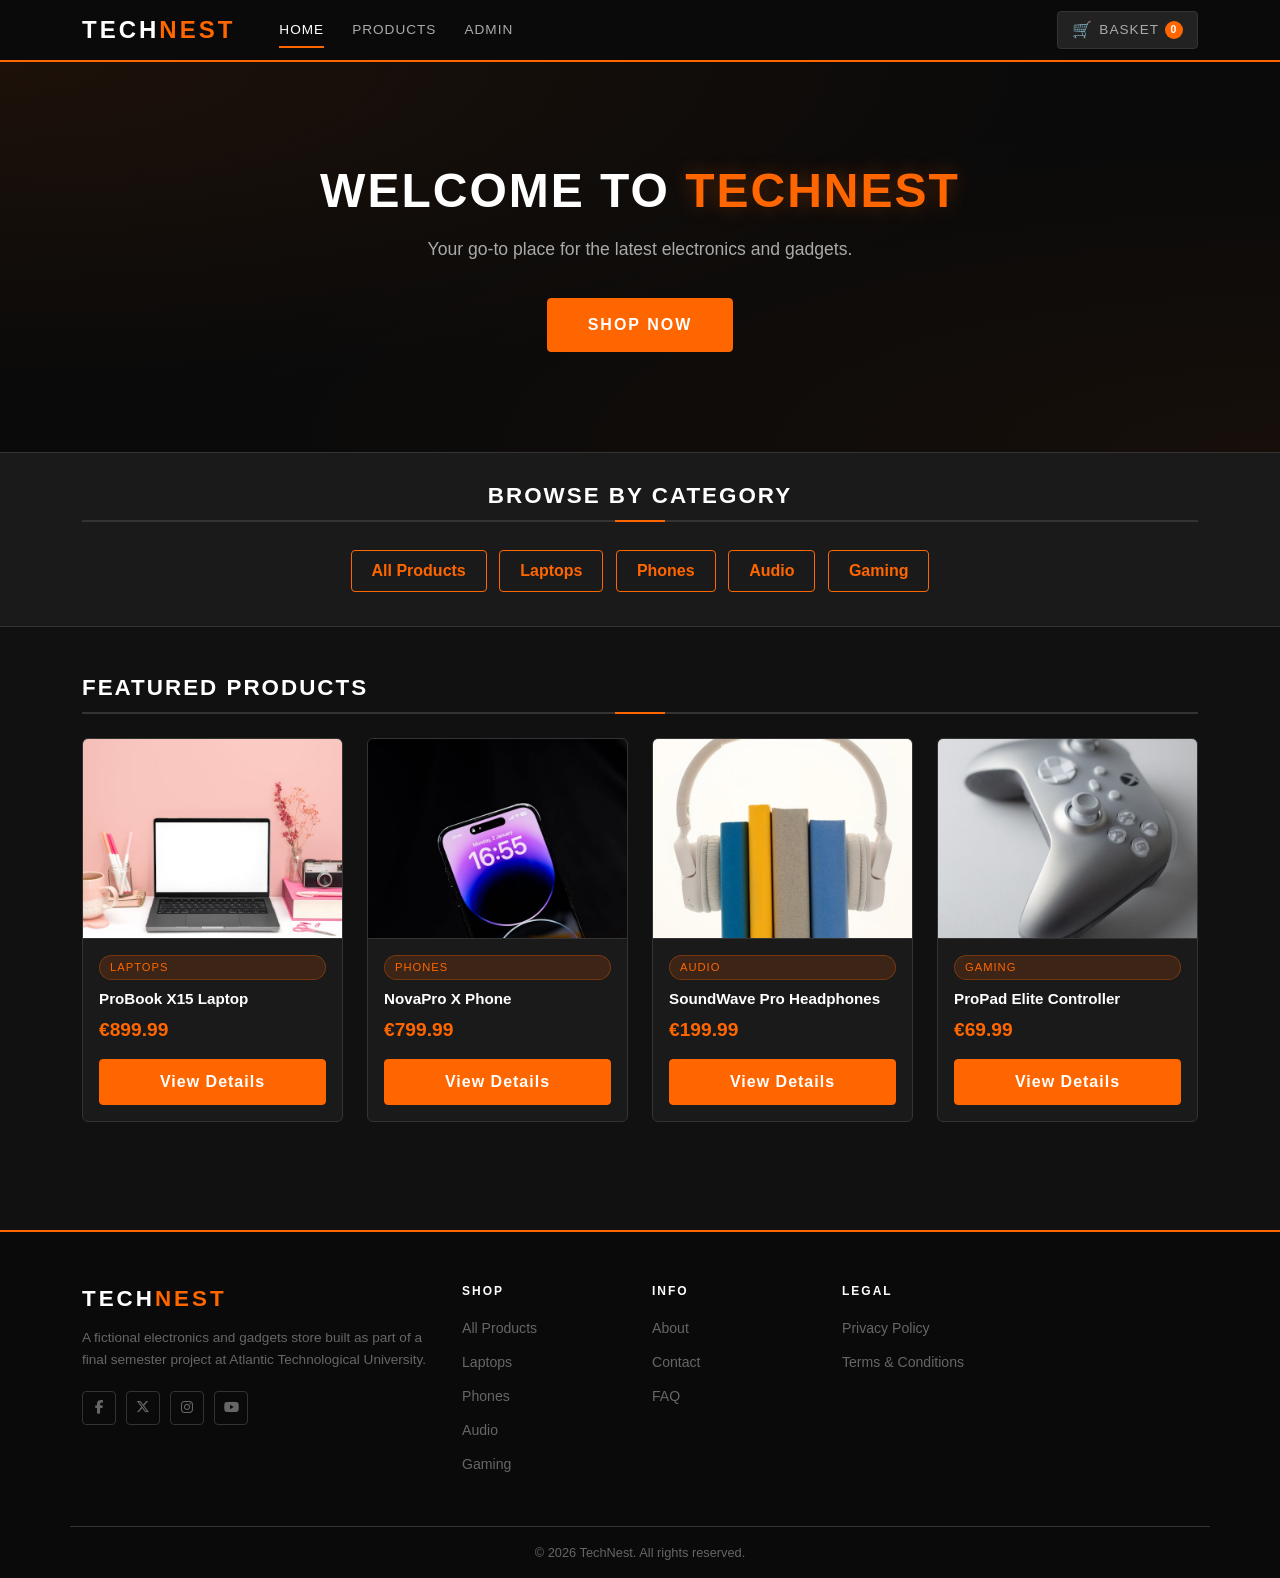
<file: index.html>
<!DOCTYPE html>
<html lang="en">
<head>
    <meta charset="UTF-8">
    <meta name="viewport" content="width=device-width, initial-scale=1.0">
    <title>TechNest - Home</title>
    <link href="https://cdn.jsdelivr.net/npm/bootstrap@5.3.0/dist/css/bootstrap.min.css" rel="stylesheet">
    <link rel="shortcut icon" type="image/x-icon" href="icons/favicon.ico">
    <link rel="stylesheet" href="css/style.css">
    <link rel="stylesheet" href="https://cdnjs.cloudflare.com/ajax/libs/font-awesome/6.5.0/css/all.min.css">
</head>
<body>

    <!-- ==================== NAVBAR ==================== -->
    <nav class="navbar navbar-expand-lg navbar-dark">
        <div class="container">

            <!-- Logo -->
            <a class="navbar-brand" href="index.html">Tech<span>Nest</span></a>

            <!-- Mobile toggle -->
            <button class="navbar-toggler" type="button" data-bs-toggle="collapse" data-bs-target="#navbarNav">
                <span class="navbar-toggler-icon"></span>
            </button>
            <!-- Basket icon always visible on mobile next to hamburger -->
            <a class="nav-link basket-nav-link d-lg-none me-2" href="basket.html">
                <span class="basket-icon">&#128722;</span>
                <span class="badge" id="basket-count-mobile">0</span>
            </a>



            <!-- Nav Links -->
            <div class="collapse navbar-collapse" id="navbarNav">
                <ul class="navbar-nav me-auto">
                    <li class="nav-item">
                        <a class="nav-link active" href="index.html">Home</a>
                    </li>
                    <li class="nav-item">
                        <a class="nav-link" href="products.html">Products</a>
                    </li>
					<li class="nav-item">
						<a class="nav-link" href="admin.html">Admin</a>
					</li>
                </ul>
                <!-- Basket with label shown on desktop only -->
                <ul class="navbar-nav ms-auto d-none d-lg-flex">
                    <li class="nav-item">
                        <a class="nav-link basket-nav-link" href="basket.html">
                            <span class="basket-icon">&#128722;</span>
                            Basket
                            <span class="badge" id="basket-count">0</span>
                        </a>
                    </li>
                </ul>
            </div>

        </div>
    </nav>
    <!-- ==================== END NAVBAR ==================== -->

    <!-- Hero Section -->
    <section class="hero-section">
        <div class="container">
            <h1>Welcome to <span>TechNest</span></h1>
            <p>Your go-to place for the latest electronics and gadgets.</p>
            <a href="products.html" class="btn btn-primary">Shop Now</a>
        </div>
    </section>

    <!-- Category Buttons -->
    <section class="category-section">
        <div class="container text-center">
            <h2 class="section-title">Browse by Category</h2>
            <a href="products.html" class="btn btn-outline-orange m-1">All Products</a>
            <a href="products.html?category=Laptops" class="btn btn-outline-orange m-1">Laptops</a>
            <a href="products.html?category=Phones" class="btn btn-outline-orange m-1">Phones</a>
            <a href="products.html?category=Audio" class="btn btn-outline-orange m-1">Audio</a>
            <a href="products.html?category=Gaming" class="btn btn-outline-orange m-1">Gaming</a>
        </div>
    </section>

    <!-- Featured Products -->
    <section class="py-5">
        <div class="container">
            <h2 class="section-title">Featured Products</h2>
            <div class="row g-4" id="featured-products">
                <!-- Loaded by JavaScript in week 5 -->
                <p class="text-muted">Products will be displayed here.</p>
            </div>
        </div>
    </section>

    <!-- ==================== FOOTER ==================== -->
    <footer class="site-footer">
        <div class="container">

            <!-- Top Section -->
            <div class="row footer-top">

                <!-- Brand + Tagline + Social -->
                <div class="col-md-4 mb-4 mb-md-0">
                    <span class="footer-brand">Tech<span>Nest</span></span>
                    <p class="footer-tagline">
                        A fictional electronics and gadgets store built as part of a
                        final semester project at Atlantic Technological University.
                    </p>
                    <div class="footer-social">
                        <a href="https://www.facebook.com" target="_blank" rel="noopener" class="social-icon" title="Facebook"><i class="fab fa-facebook-f"></i></a>
                        <a href="https://www.x.com" target="_blank" rel="noopener" class="social-icon" title="X (Twitter)"><i class="fab fa-x-twitter"></i></a>
                        <a href="https://www.instagram.com" target="_blank" rel="noopener" class="social-icon" title="Instagram"><i class="fab fa-instagram"></i></a>
                        <a href="https://www.youtube.com" target="_blank" rel="noopener" class="social-icon" title="YouTube"><i class="fab fa-youtube"></i></a>
                    </div>
                </div>

                <!-- Shop Links -->
                <div class="col-md-2 col-6 mb-4 mb-md-0">
                    <p class="footer-heading">Shop</p>
                    <ul class="footer-links">
                        <li><a href="products.html">All Products</a></li>
                        <li><a href="products.html?category=Laptops">Laptops</a></li>
                        <li><a href="products.html?category=Phones">Phones</a></li>
                        <li><a href="products.html?category=Audio">Audio</a></li>
                        <li><a href="products.html?category=Gaming">Gaming</a></li>
                    </ul>
                </div>

                <!-- Info Links -->
                <div class="col-md-2 col-6 mb-4 mb-md-0">
                    <p class="footer-heading">Info</p>
                    <ul class="footer-links">
                        <li><a href="#" data-bs-toggle="modal" data-bs-target="#aboutModal">About</a></li>
                        <li><a href="#" data-bs-toggle="modal" data-bs-target="#contactModal">Contact</a></li>
                        <li><a href="#" data-bs-toggle="modal" data-bs-target="#faqModal">FAQ</a></li>
                    </ul>
                </div>

                <!-- Legal Links -->
                <div class="col-md-2 col-6">
                    <p class="footer-heading">Legal</p>
                    <ul class="footer-links">
                        <li><a href="#" data-bs-toggle="modal" data-bs-target="#privacyModal">Privacy Policy</a></li>
                        <li><a href="#" data-bs-toggle="modal" data-bs-target="#termsModal">Terms &amp; Conditions</a></li>
                    </ul>
                </div>

            </div>

            <!-- Bottom Bar -->
            <div class="footer-bottom">
                <p class="footer-copyright">
                    &copy; 2026 TechNest. All rights reserved.
                </p>
            </div>

        </div>
    </footer>
    <!-- ==================== END FOOTER ==================== -->

    <script src="js/models/StorageManager.js"></script>
    <script src="js/models/Basket.js"></script>
    <script src="js/models/Product.js"></script>
    <script src="js/data/products.js"></script>
    <script src="js/pages/index.js"></script>
    <script src="https://cdn.jsdelivr.net/npm/bootstrap@5.3.0/dist/js/bootstrap.bundle.min.js"></script>


    <!-- ── About Modal ────────────────────────────────────────── -->
    <div class="modal fade" id="aboutModal" tabindex="-1" aria-labelledby="aboutModalLabel" aria-hidden="true">
        <div class="modal-dialog modal-lg modal-dialog-scrollable">
            <div class="modal-content footer-modal">
                <div class="modal-header">
                    <h5 class="modal-title" id="aboutModalLabel">About TechNest</h5>
                    <button type="button" class="btn-close btn-close-white" data-bs-dismiss="modal" aria-label="Close"></button>
                </div>
                <div class="modal-body">
                    <p>TechNest is a fictional electronics and gadgets retailer. The application was built entirely using front-end web technologies with no back-end server required.</p>
                    <p>The aim of the project was to demonstrate practical skills in HTML, CSS, JavaScript and Object-Oriented Programming by building a realistic eCommerce experience from scratch. The site includes product browsing, filtering, a shopping basket with localStorage persistence, and a full checkout flow with client-side validation.</p>
                    <h6 class="mt-4">Technologies Used</h6>
                    <ul>
                        <li>HTML5 and CSS3</li>
                        <li>Bootstrap 5 for responsive layout</li>
                        <li>Swiper.js for product carousels</li>
                        <li>Vanilla JavaScript (ES6+)</li>
                        <li>localStorage API for basket persistence</li>
                    </ul>
                    <h6 class="mt-4">Project Details</h6>
                    <p>Built by Muhammad Saleem &mdash; Student No: L00196822<br>
                    Module: PROJ_IT805 &mdash; Atlantic Technological University, 2025</p>
                </div>
                <div class="modal-footer">
                    <button type="button" class="btn btn-secondary" data-bs-dismiss="modal">Close</button>
                </div>
            </div>
        </div>
    </div>

    <!-- ── Contact Modal ──────────────────────────────────────── -->
    <div class="modal fade" id="contactModal" tabindex="-1" aria-labelledby="contactModalLabel" aria-hidden="true">
        <div class="modal-dialog modal-lg modal-dialog-scrollable">
            <div class="modal-content footer-modal">
                <div class="modal-header">
                    <h5 class="modal-title" id="contactModalLabel">Contact Us</h5>
                    <button type="button" class="btn-close btn-close-white" data-bs-dismiss="modal" aria-label="Close"></button>
                </div>
                <div class="modal-body">
                    <p>TechNest is a fictional store created for educational purposes. The contact details below are for demonstration only.</p>
                    <h6 class="mt-3">Customer Support</h6>
                    <p><i class="fas fa-envelope me-2 text-orange"></i> <a href="mailto:support@technest.ie" class="contact-link">support@technest.ie</a><br>
                    <i class="fas fa-phone me-2 text-orange"></i> <a href="tel:+35312345678" class="contact-link">+353 1 234 5678</a><br>
                    <i class="fas fa-clock me-2 text-orange"></i> Monday &ndash; Friday, 9am &ndash; 5pm</p>
                    <h6 class="mt-3">Head Office</h6>
                    <p><i class="fas fa-map-marker-alt me-2 text-orange"></i> 1 Tech Quarter, Galway, Ireland</p>
                    <h6 class="mt-4">Send a Message</h6>
                    <p class="text-muted small">This form is for demonstration purposes only and does not send any data.</p>
                    <div class="mb-3">
                        <label class="form-label">Your Name</label>
                        <input type="text" class="form-control" id="contact-name" placeholder="John Smith">
                    </div>
                    <div class="mb-3">
                        <label class="form-label">Email Address</label>
                        <input type="email" class="form-control" id="contact-email" placeholder="john@example.com">
                    </div>
                    <div class="mb-3">
                        <label class="form-label">Message</label>
                        <textarea class="form-control" id="contact-message" rows="4" placeholder="How can we help?"></textarea>
                    </div>
                    <button class="btn btn-primary" id="contact-send-btn">Send Message</button>
                </div>
                <div class="modal-footer">
                    <button type="button" class="btn btn-secondary" data-bs-dismiss="modal">Close</button>
                </div>
            </div>
        </div>
    </div>

    <!-- ── FAQ Modal ──────────────────────────────────────────── -->
    <div class="modal fade" id="faqModal" tabindex="-1" aria-labelledby="faqModalLabel" aria-hidden="true">
        <div class="modal-dialog modal-lg modal-dialog-scrollable">
            <div class="modal-content footer-modal">
                <div class="modal-header">
                    <h5 class="modal-title" id="faqModalLabel">Frequently Asked Questions</h5>
                    <button type="button" class="btn-close btn-close-white" data-bs-dismiss="modal" aria-label="Close"></button>
                </div>
                <div class="modal-body">
                    <h6>Do I need to create an account to shop?</h6>
                    <p>No, you can browse and add items to your basket without an account. Your basket is saved in your browser so it will still be there if you refresh the page.</p>
                    <h6 class="mt-3">How do I add items to my basket?</h6>
                    <p>Click on any product to view its details page, choose a quantity and click the Add to Basket button. You can then continue shopping or go straight to checkout.</p>
                    <h6 class="mt-3">Can I change the quantity in my basket?</h6>
                    <p>Yes. On the basket page you will see a minus and plus button next to each item. You can also remove items entirely using the &times; button.</p>
                    <h6 class="mt-3">What payment methods do you accept?</h6>
                    <p>TechNest accepts all major debit and credit cards. Payment details entered on the checkout page are not stored or processed as this is a demonstration project.</p>
                    <h6 class="mt-3">How long does delivery take?</h6>
                    <p>Standard delivery takes 3 to 5 working days. Express delivery (1 to 2 working days) is available at checkout for an additional fee.</p>
                    <h6 class="mt-3">Can I return an item?</h6>
                    <p>Yes. TechNest accepts returns within 30 days of purchase provided the item is in its original condition and packaging. Please contact our support team to arrange a return.</p>
                </div>
                <div class="modal-footer">
                    <button type="button" class="btn btn-secondary" data-bs-dismiss="modal">Close</button>
                </div>
            </div>
        </div>
    </div>

    <!-- ── Privacy Policy Modal ───────────────────────────────── -->
    <div class="modal fade" id="privacyModal" tabindex="-1" aria-labelledby="privacyModalLabel" aria-hidden="true">
        <div class="modal-dialog modal-lg modal-dialog-scrollable">
            <div class="modal-content footer-modal">
                <div class="modal-header">
                    <h5 class="modal-title" id="privacyModalLabel">Privacy Policy</h5>
                    <button type="button" class="btn-close btn-close-white" data-bs-dismiss="modal" aria-label="Close"></button>
                </div>
                <div class="modal-body">
                    <p class="text-muted small">Last updated: May 2026. This is a demonstration document for a student project.</p>
                    <h6>1. Information We Collect</h6>
                    <p>TechNest only stores basket data locally in your browser using localStorage. No personal data is collected, stored on a server or shared with third parties. Any information entered on the checkout form is processed entirely within your browser and is not transmitted anywhere.</p>
                    <h6 class="mt-3">2. Cookies</h6>
                    <p>This site does not use tracking cookies or analytics. The only browser storage used is localStorage to save your basket contents between visits.</p>
                    <h6 class="mt-3">3. Third-Party Services</h6>
                    <p>This site loads Bootstrap and Swiper.js from CDN providers. These providers may log basic request data such as your IP address as part of normal CDN operation. Please refer to their respective privacy policies for details.</p>
                    <h6 class="mt-3">4. Your Rights</h6>
                    <p>You can clear your basket data at any time by clearing your browser's localStorage through your browser settings or developer tools.</p>
                    <h6 class="mt-3">5. Contact</h6>
                    <p>For any privacy related queries please contact us at <a href="mailto:support@technest.ie" class="contact-link">support@technest.ie</a>.</p>
                </div>
                <div class="modal-footer">
                    <button type="button" class="btn btn-secondary" data-bs-dismiss="modal">Close</button>
                </div>
            </div>
        </div>
    </div>

    <!-- ── Terms and Conditions Modal ────────────────────────── -->
    <div class="modal fade" id="termsModal" tabindex="-1" aria-labelledby="termsModalLabel" aria-hidden="true">
        <div class="modal-dialog modal-lg modal-dialog-scrollable">
            <div class="modal-content footer-modal">
                <div class="modal-header">
                    <h5 class="modal-title" id="termsModalLabel">Terms &amp; Conditions</h5>
                    <button type="button" class="btn-close btn-close-white" data-bs-dismiss="modal" aria-label="Close"></button>
                </div>
                <div class="modal-body">
                    <p class="text-muted small">Last updated: May 2026. This is a demonstration document for a student project.</p>
                    <h6>1. Use of the Site</h6>
                    <p>TechNest is a fictional eCommerce store created for educational purposes as part of a student project at Atlantic Technological University. No real transactions take place and no goods are sold or shipped.</p>
                    <h6 class="mt-3">2. Basket and Orders</h6>
                    <p>Items added to your basket are stored locally in your browser. Completing the checkout form does not place a real order and no payment is taken. The checkout process is a demonstration of front-end form validation only.</p>
                    <h6 class="mt-3">3. Product Information</h6>
                    <p>All product names, descriptions and prices on this site are fictional and for demonstration purposes only. Any resemblance to real products is coincidental.</p>
                    <h6 class="mt-3">4. Intellectual Property</h6>
                    <p>The TechNest name, logo and site design are original works created for this student project. All third-party libraries used (Bootstrap, Swiper.js, Font Awesome) remain the property of their respective owners and are used under their open-source licences.</p>
                    <h6 class="mt-3">5. Limitation of Liability</h6>
                    <p>As this is a demonstration project, TechNest accepts no liability for any issues arising from use of this site. The site is provided as-is for academic assessment purposes.</p>
                </div>
                <div class="modal-footer">
                    <button type="button" class="btn btn-secondary" data-bs-dismiss="modal">Close</button>
                </div>
            </div>
        </div>
    </div>

    <script>
        // Contact modal — validates all three fields, shows inline errors,
        // confirms send and resets everything when the modal is closed.
        // All custom JavaScript — Bootstrap only handles open/close.
        (function () {
            var modal        = document.getElementById('contactModal');
            var btn          = document.getElementById('contact-send-btn');
            var nameInput    = document.getElementById('contact-name');
            var emailInput   = document.getElementById('contact-email');
            var messageInput = document.getElementById('contact-message');

            function isValidEmail(val) {
                return /^[^\s@]+@[^\s@]+\.[^\s@]{2,}$/.test(val);
            }

            function showFieldError(input, msg) {
                input.classList.add('is-invalid');
                var err = input.parentNode.querySelector('.contact-field-error');
                if (!err) {
                    err = document.createElement('div');
                    err.className = 'contact-field-error field-error';
                    input.parentNode.appendChild(err);
                }
                err.textContent = msg;
                err.style.display = 'block';
            }

            function clearFieldError(input) {
                input.classList.remove('is-invalid');
                var err = input.parentNode.querySelector('.contact-field-error');
                if (err) err.style.display = 'none';
            }

            function clearAllErrors() {
                [nameInput, emailInput, messageInput].forEach(function (el) {
                    if (el) clearFieldError(el);
                });
            }

            if (btn) {
                btn.addEventListener('click', function () {
                    clearAllErrors();
                    var valid = true;

                    var nameVal = nameInput ? nameInput.value.trim() : '';

                    if (!nameVal) {
                        showFieldError(nameInput, 'Please enter your name.');
                        valid = false;
                    } else if (!/^[A-Za-z][A-Za-z\s'\-]*$/.test(nameVal)) {
                        showFieldError(nameInput, 'Name must start with a letter and contain only letters.');
                        valid = false;
                    }

                    var emailVal = emailInput ? emailInput.value.trim() : '';
                    if (!emailVal) {
                        showFieldError(emailInput, 'Please enter your email address.');
                        valid = false;
                    } else if (!isValidEmail(emailVal)) {
                        showFieldError(emailInput, 'Please enter a valid email (e.g. name@domain.com).');
                        valid = false;
                    }

                    if (!messageInput || !messageInput.value.trim()) {
                        showFieldError(messageInput, 'Please enter a message.');
                        valid = false;
                    }

                    if (!valid) return;

                    btn.textContent = 'Message Sent!';
                    btn.disabled    = true;
                    btn.classList.remove('btn-primary');
                    btn.classList.add('btn-success-custom');
                });
            }

            if (modal) {
                modal.addEventListener('hidden.bs.modal', function () {
                    if (btn) {
                        btn.textContent = 'Send Message';
                        btn.disabled    = false;
                        btn.classList.remove('btn-success-custom');
                        btn.classList.add('btn-primary');
                    }
                    if (nameInput)    nameInput.value    = '';
                    if (emailInput)   emailInput.value   = '';
                    if (messageInput) messageInput.value = '';
                    clearAllErrors();
                });
            }
        })();
    </script>
</body>
</html>
</file>
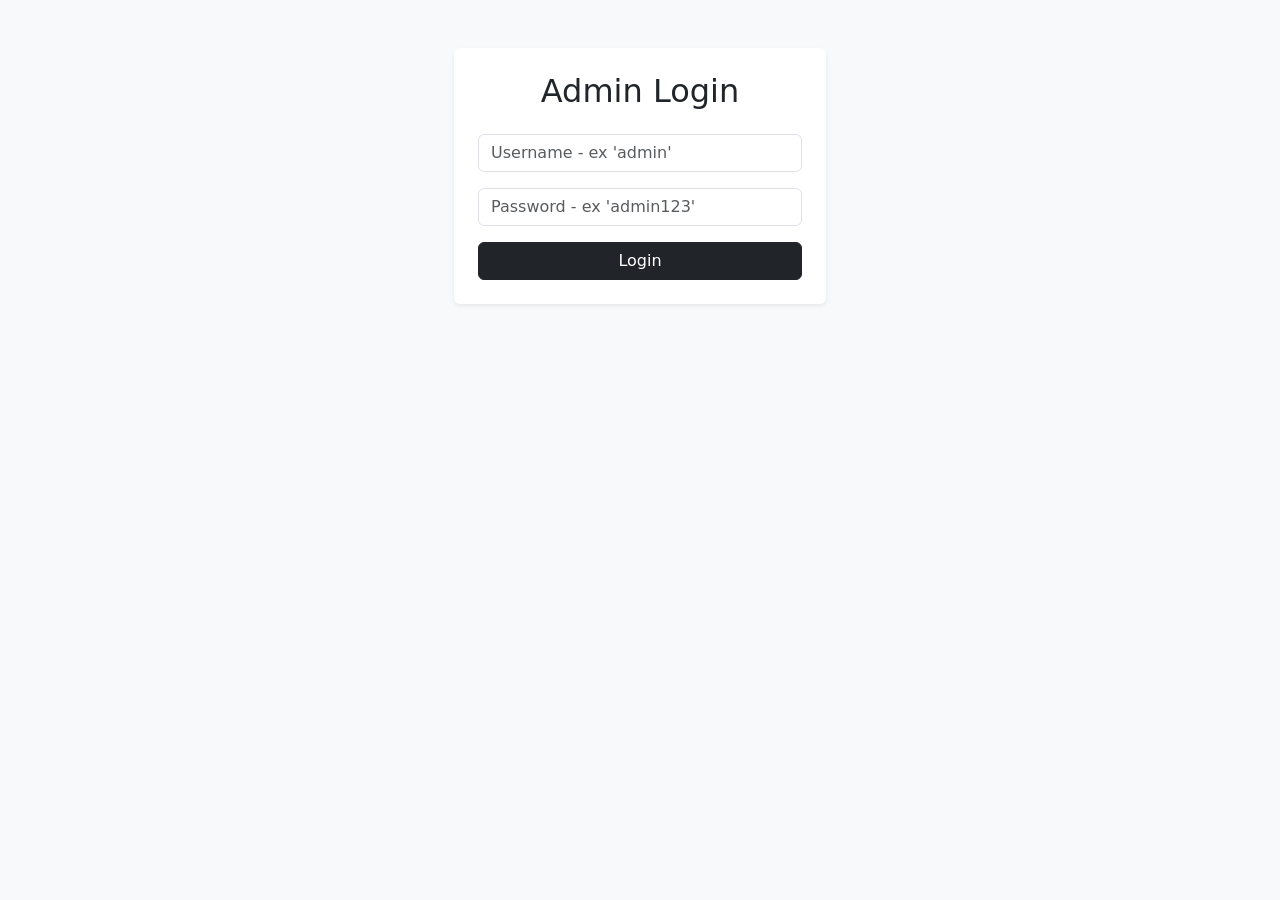
<file: admin.html>
<!DOCTYPE html>
<html lang="en">
<head>
    <meta charset="UTF-8">
    <meta name="viewport" content="width=device-width, initial-scale=1.0">
    <title>TechNest Admin</title>

    <link href="https://cdn.jsdelivr.net/npm/bootstrap@5.3.0/dist/css/bootstrap.min.css" rel="stylesheet">
</head>
<body class="bg-light">

<div class="container py-5">

    <div id="login-section" class="col-md-4 mx-auto bg-white p-4 rounded shadow-sm">
        <h2 class="mb-4 text-center">Admin Login</h2>

        <input type="text" id="username" class="form-control mb-3" placeholder="Username - ex 'admin'">

        <input type="password" id="password" class="form-control mb-3" placeholder="Password - ex 'admin123'">

        <button class="btn btn-dark w-100" id="login-btn">
            Login
        </button>

        <p class="text-danger mt-3 d-none" id="login-error">
            Invalid credentials.
        </p>
    </div>


    <div id="admin-section" class="d-none">

        <div class="d-flex justify-content-between align-items-center mb-4">
            <h1>Admin Dashboard</h1>

            <button class="btn btn-danger" id="logout-btn">
                Logout
            </button>
        </div>


        <div class="card mb-5">
            <div class="card-body">

                <h3 class="mb-4">Add Product</h3>

                <div class="row g-3">

                    <div class="col-md-6">
                        <input type="text" class="form-control" id="new-name" placeholder="Product Name" maxlength="60">
                    </div>

                    <div class="col-md-3">
                        <input type="number" class="form-control" id="new-price" min="1" placeholder="Price">
                    </div>

                    <div class="col-md-3">
                        <input type="number" class="form-control" id="new-stock" min="0" placeholder="Stock">
                    </div>

                    <div class="col-md-4">
                        <input type="text" class="form-control" id="new-category" placeholder="Category" maxlength="30">
                    </div>

                    <div class="col-md-8">
                        <!--<input type="text" class="form-control" id="new-image" placeholder="Image Path as 'assets/images/filename.jpg'">-->
						<input
							type="file"
							class="form-control"
							id="new-image"
							accept="image/*"
						>
                    </div>

                    <div class="col-12">
                        <textarea class="form-control" id="new-description" rows="3" placeholder="Description" maxlength="300"></textarea>
                    </div>

                    <div class="col-12">
                        <button class="btn btn-primary" id="add-product-btn">
                            Add Product
                        </button>
                    </div>

                </div>
            </div>
        </div>


        <div class="card">
            <div class="card-body">

                <h3 class="mb-4">Products</h3>

                <table class="table table-bordered align-middle">
                    <thead>
                        <tr>
                            <th>Name</th>
                            <th>Price</th>
                            <th>Stock</th>
                            <th>Actions</th>
                        </tr>
                    </thead>

                    <tbody id="products-table-body"></tbody>
                </table>

            </div>
        </div>

    </div>

</div>

<script src="js/data/products.js"></script>
<script src="js/pages/admin.js"></script>

</body>
</html>
</file>
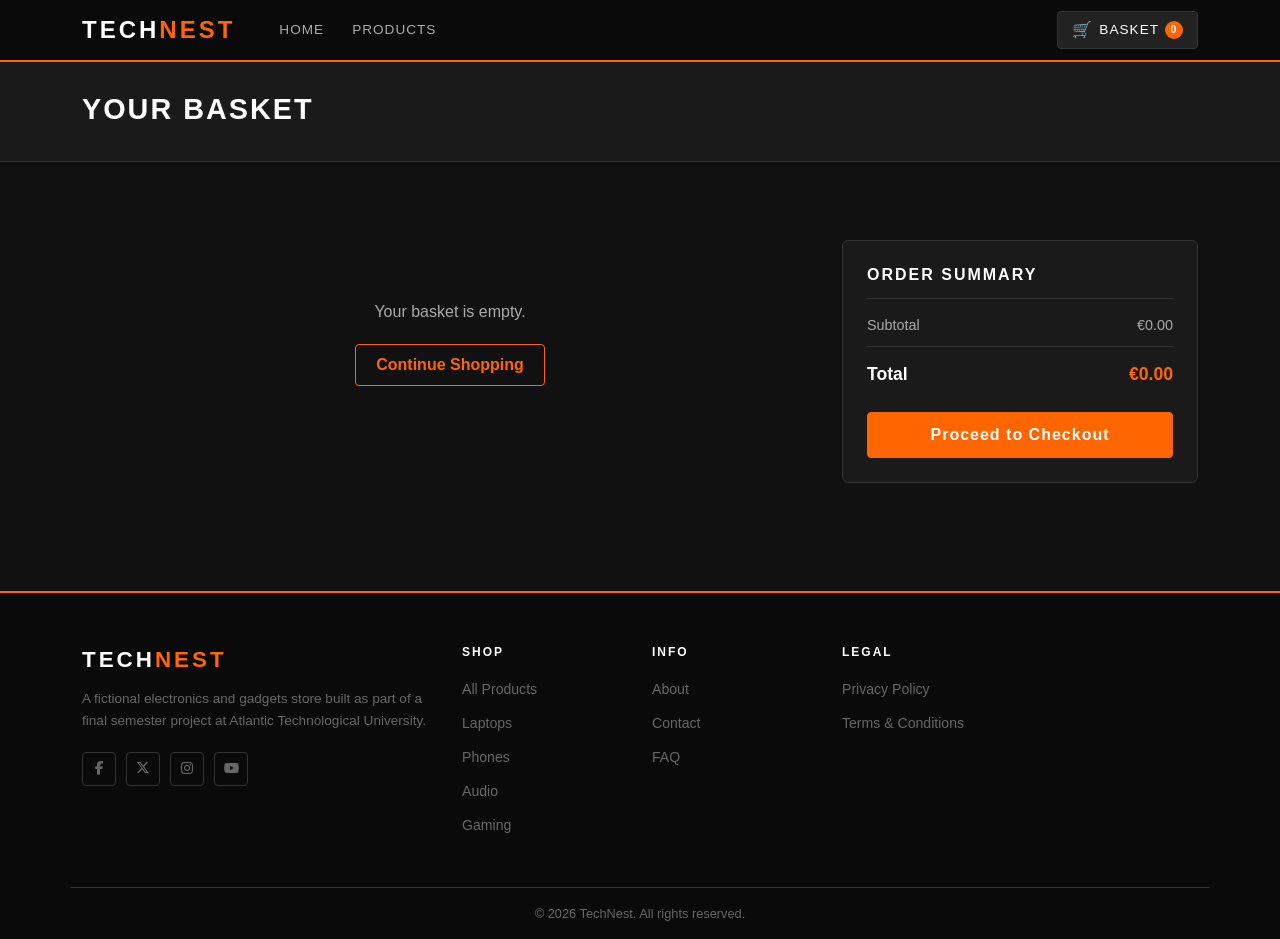
<file: basket.html>
<!DOCTYPE html>
<html lang="en">
<head>
    <meta charset="UTF-8">
    <meta name="viewport" content="width=device-width, initial-scale=1.0">
    <title>TechNest - Basket</title>
    <link href="https://cdn.jsdelivr.net/npm/bootstrap@5.3.0/dist/css/bootstrap.min.css" rel="stylesheet">
    <link rel="shortcut icon" type="image/x-icon" href="icons/favicon.ico">
    <link rel="stylesheet" href="css/style.css">
    <link rel="stylesheet" href="https://cdnjs.cloudflare.com/ajax/libs/font-awesome/6.5.0/css/all.min.css">
</head>
<body>

    <!-- ==================== NAVBAR ==================== -->
    <nav class="navbar navbar-expand-lg navbar-dark">
        <div class="container">
            <a class="navbar-brand" href="index.html">Tech<span>Nest</span></a>
            <button class="navbar-toggler" type="button" data-bs-toggle="collapse" data-bs-target="#navbarNav">
                <span class="navbar-toggler-icon"></span>
            </button>
            <!-- Basket icon always visible on mobile next to hamburger -->
            <a class="nav-link basket-nav-link d-lg-none me-2" href="basket.html">
                <span class="basket-icon">&#128722;</span>
                <span class="badge" id="basket-count-mobile">0</span>
            </a>


            <!-- Nav Links -->
            <div class="collapse navbar-collapse" id="navbarNav">
                <ul class="navbar-nav me-auto">
                    <li class="nav-item">
                        <a class="nav-link" href="index.html">Home</a>
                    </li>
                    <li class="nav-item">
                        <a class="nav-link" href="products.html">Products</a>
                    </li>
                </ul>
                <!-- Basket with label shown on desktop only -->
                <ul class="navbar-nav ms-auto d-none d-lg-flex">
                    <li class="nav-item">
                        <a class="nav-link basket-nav-link active" href="basket.html">
                            <span class="basket-icon">&#128722;</span>
                            Basket
                            <span class="badge" id="basket-count">0</span>
                        </a>
                    </li>
                </ul>
            </div>
        </div>
    </nav>
    <!-- ==================== END NAVBAR ==================== -->

    <div class="page-header">
        <div class="container">
            <h1>Your Basket</h1>
        </div>
    </div>

    <main class="py-5">
        <div class="container">
            <div class="row g-4">

                <!-- Left - Items -->
                <div class="col-lg-8">
                    <div id="basket-items">
                        <!-- loaded by JavaScript in week 7 -->
                        <div class="empty-state" id="empty-basket-message">
                            <p>Your basket is empty.</p>
                            <a href="products.html" class="btn btn-outline-orange">Continue Shopping</a>
                        </div>
                    </div>
                </div>

                <!-- Right - Summary -->
                <div class="col-lg-4">
                    <div class="order-summary-box">
                        <h4>Order Summary</h4>
                        <div class="summary-row">
                            <span>Subtotal</span>
                            <span id="basket-subtotal">€0.00</span>
                        </div>
                        <div class="total-row">
                            <span>Total</span>
                            <span id="basket-total">€0.00</span>
                        </div>
                        <a href="checkout.html" class="btn btn-primary w-100 mt-4">
                            Proceed to Checkout
                        </a>
                    </div>
                </div>

            </div>
        </div>
    </main>

    <!-- ==================== FOOTER ==================== -->
    <footer class="site-footer">
        <div class="container">
            <div class="row footer-top">
                <div class="col-md-4 mb-4 mb-md-0">
                    <span class="footer-brand">Tech<span>Nest</span></span>
                    <p class="footer-tagline">
                        A fictional electronics and gadgets store built as part of a
                        final semester project at Atlantic Technological University.
                    </p>
                    <div class="footer-social">
                        <a href="https://www.facebook.com" target="_blank" rel="noopener" class="social-icon" title="Facebook"><i class="fab fa-facebook-f"></i></a>
                        <a href="https://www.x.com" target="_blank" rel="noopener" class="social-icon" title="X (Twitter)"><i class="fab fa-x-twitter"></i></a>
                        <a href="https://www.instagram.com" target="_blank" rel="noopener" class="social-icon" title="Instagram"><i class="fab fa-instagram"></i></a>
                        <a href="https://www.youtube.com" target="_blank" rel="noopener" class="social-icon" title="YouTube"><i class="fab fa-youtube"></i></a>
                    </div>
                </div>
                <div class="col-md-2 col-6 mb-4 mb-md-0">
                    <p class="footer-heading">Shop</p>
                    <ul class="footer-links">
                        <li><a href="products.html">All Products</a></li>
                        <li><a href="products.html?category=Laptops">Laptops</a></li>
                        <li><a href="products.html?category=Phones">Phones</a></li>
                        <li><a href="products.html?category=Audio">Audio</a></li>
                        <li><a href="products.html?category=Gaming">Gaming</a></li>
                    </ul>
                </div>
                <div class="col-md-2 col-6 mb-4 mb-md-0">
                    <p class="footer-heading">Info</p>
                    <ul class="footer-links">
                        <li><a href="#" data-bs-toggle="modal" data-bs-target="#aboutModal">About</a></li>
                        <li><a href="#" data-bs-toggle="modal" data-bs-target="#contactModal">Contact</a></li>
                        <li><a href="#" data-bs-toggle="modal" data-bs-target="#faqModal">FAQ</a></li>
                    </ul>
                </div>
                <div class="col-md-2 col-6">
                    <p class="footer-heading">Legal</p>
                    <ul class="footer-links">
                        <li><a href="#" data-bs-toggle="modal" data-bs-target="#privacyModal">Privacy Policy</a></li>
                        <li><a href="#" data-bs-toggle="modal" data-bs-target="#termsModal">Terms &amp; Conditions</a></li>
                    </ul>
                </div>
            </div>
            <div class="footer-bottom">
                <p class="footer-copyright">
                    &copy; 2026 TechNest. All rights reserved.
                </p>
            </div>
        </div>
    </footer>
    <!-- ==================== END FOOTER ==================== -->

    <script src="js/models/StorageManager.js"></script>
    <script src="js/models/Basket.js"></script>
    <script src="js/models/Product.js"></script>
    <script src="js/data/products.js"></script>
    <script src="js/pages/basket.js"></script>
    <script src="https://cdn.jsdelivr.net/npm/bootstrap@5.3.0/dist/js/bootstrap.bundle.min.js"></script>


    <!-- ── About Modal ────────────────────────────────────────── -->
    <div class="modal fade" id="aboutModal" tabindex="-1" aria-labelledby="aboutModalLabel" aria-hidden="true">
        <div class="modal-dialog modal-lg modal-dialog-scrollable">
            <div class="modal-content footer-modal">
                <div class="modal-header">
                    <h5 class="modal-title" id="aboutModalLabel">About TechNest</h5>
                    <button type="button" class="btn-close btn-close-white" data-bs-dismiss="modal" aria-label="Close"></button>
                </div>
                <div class="modal-body">
                    <p>TechNest is a fictional electronics and gadgets retailer created as part of a final semester project at Atlantic Technological University. The application was built entirely using front-end web technologies with no back-end server required.</p>
                    <p>The aim of the project was to demonstrate practical skills in HTML, CSS, JavaScript and Object-Oriented Programming by building a realistic eCommerce experience from scratch. The site includes product browsing, filtering, a shopping basket with localStorage persistence, and a full checkout flow with client-side validation.</p>
                    <h6 class="mt-4">Technologies Used</h6>
                    <ul>
                        <li>HTML5 and CSS3</li>
                        <li>Bootstrap 5 for responsive layout</li>
                        <li>Swiper.js for product carousels</li>
                        <li>Vanilla JavaScript (ES6+)</li>
                        <li>localStorage API for basket persistence</li>
                    </ul>
                    <h6 class="mt-4">Project Details</h6>
                    <p>Built by Muhammad Saleem &mdash; Student No: L00196822<br>
                    Module: PROJ_IT805 &mdash; Atlantic Technological University, 2025</p>
                </div>
                <div class="modal-footer">
                    <button type="button" class="btn btn-secondary" data-bs-dismiss="modal">Close</button>
                </div>
            </div>
        </div>
    </div>

    <!-- ── Contact Modal ──────────────────────────────────────── -->
    <div class="modal fade" id="contactModal" tabindex="-1" aria-labelledby="contactModalLabel" aria-hidden="true">
        <div class="modal-dialog modal-lg modal-dialog-scrollable">
            <div class="modal-content footer-modal">
                <div class="modal-header">
                    <h5 class="modal-title" id="contactModalLabel">Contact Us</h5>
                    <button type="button" class="btn-close btn-close-white" data-bs-dismiss="modal" aria-label="Close"></button>
                </div>
                <div class="modal-body">
                    <p>TechNest is a fictional store created for educational purposes. The contact details below are for demonstration only.</p>
                    <h6 class="mt-3">Customer Support</h6>
                    <p><i class="fas fa-envelope me-2 text-orange"></i> <a href="mailto:support@technest.ie" class="contact-link">support@technest.ie</a><br>
                    <i class="fas fa-phone me-2 text-orange"></i> <a href="tel:+35312345678" class="contact-link">+353 1 234 5678</a><br>
                    <i class="fas fa-clock me-2 text-orange"></i> Monday &ndash; Friday, 9am &ndash; 5pm</p>
                    <h6 class="mt-3">Head Office</h6>
                    <p><i class="fas fa-map-marker-alt me-2 text-orange"></i> 1 Tech Quarter, Galway, Ireland</p>
                    <h6 class="mt-4">Send a Message</h6>
                    <p class="text-muted small">This form is for demonstration purposes only and does not send any data.</p>
                    <div class="mb-3">
                        <label class="form-label">Your Name</label>
                        <input type="text" class="form-control" id="contact-name" placeholder="John Smith">
                    </div>
                    <div class="mb-3">
                        <label class="form-label">Email Address</label>
                        <input type="email" class="form-control" id="contact-email" placeholder="john@example.com">
                    </div>
                    <div class="mb-3">
                        <label class="form-label">Message</label>
                        <textarea class="form-control" id="contact-message" rows="4" placeholder="How can we help?"></textarea>
                    </div>
                    <button class="btn btn-primary" id="contact-send-btn">Send Message</button>
                </div>
                <div class="modal-footer">
                    <button type="button" class="btn btn-secondary" data-bs-dismiss="modal">Close</button>
                </div>
            </div>
        </div>
    </div>

    <!-- ── FAQ Modal ──────────────────────────────────────────── -->
    <div class="modal fade" id="faqModal" tabindex="-1" aria-labelledby="faqModalLabel" aria-hidden="true">
        <div class="modal-dialog modal-lg modal-dialog-scrollable">
            <div class="modal-content footer-modal">
                <div class="modal-header">
                    <h5 class="modal-title" id="faqModalLabel">Frequently Asked Questions</h5>
                    <button type="button" class="btn-close btn-close-white" data-bs-dismiss="modal" aria-label="Close"></button>
                </div>
                <div class="modal-body">
                    <h6>Do I need to create an account to shop?</h6>
                    <p>No, you can browse and add items to your basket without an account. Your basket is saved in your browser so it will still be there if you refresh the page.</p>
                    <h6 class="mt-3">How do I add items to my basket?</h6>
                    <p>Click on any product to view its details page, choose a quantity and click the Add to Basket button. You can then continue shopping or go straight to checkout.</p>
                    <h6 class="mt-3">Can I change the quantity in my basket?</h6>
                    <p>Yes. On the basket page you will see a minus and plus button next to each item. You can also remove items entirely using the &times; button.</p>
                    <h6 class="mt-3">What payment methods do you accept?</h6>
                    <p>TechNest accepts all major debit and credit cards. Payment details entered on the checkout page are not stored or processed as this is a demonstration project.</p>
                    <h6 class="mt-3">How long does delivery take?</h6>
                    <p>Standard delivery takes 3 to 5 working days. Express delivery (1 to 2 working days) is available at checkout for an additional fee.</p>
                    <h6 class="mt-3">Can I return an item?</h6>
                    <p>Yes. TechNest accepts returns within 30 days of purchase provided the item is in its original condition and packaging. Please contact our support team to arrange a return.</p>
                </div>
                <div class="modal-footer">
                    <button type="button" class="btn btn-secondary" data-bs-dismiss="modal">Close</button>
                </div>
            </div>
        </div>
    </div>

    <!-- ── Privacy Policy Modal ───────────────────────────────── -->
    <div class="modal fade" id="privacyModal" tabindex="-1" aria-labelledby="privacyModalLabel" aria-hidden="true">
        <div class="modal-dialog modal-lg modal-dialog-scrollable">
            <div class="modal-content footer-modal">
                <div class="modal-header">
                    <h5 class="modal-title" id="privacyModalLabel">Privacy Policy</h5>
                    <button type="button" class="btn-close btn-close-white" data-bs-dismiss="modal" aria-label="Close"></button>
                </div>
                <div class="modal-body">
                    <p class="text-muted small">Last updated: May 2026. This is a demonstration document for a student project.</p>
                    <h6>1. Information We Collect</h6>
                    <p>TechNest only stores basket data locally in your browser using localStorage. No personal data is collected, stored on a server or shared with third parties. Any information entered on the checkout form is processed entirely within your browser and is not transmitted anywhere.</p>
                    <h6 class="mt-3">2. Cookies</h6>
                    <p>This site does not use tracking cookies or analytics. The only browser storage used is localStorage to save your basket contents between visits.</p>
                    <h6 class="mt-3">3. Third-Party Services</h6>
                    <p>This site loads Bootstrap and Swiper.js from CDN providers. These providers may log basic request data such as your IP address as part of normal CDN operation. Please refer to their respective privacy policies for details.</p>
                    <h6 class="mt-3">4. Your Rights</h6>
                    <p>You can clear your basket data at any time by clearing your browser's localStorage through your browser settings or developer tools.</p>
                    <h6 class="mt-3">5. Contact</h6>
                    <p>For any privacy related queries please contact us at <a href="mailto:support@technest.ie" class="contact-link">support@technest.ie</a>.</p>
                </div>
                <div class="modal-footer">
                    <button type="button" class="btn btn-secondary" data-bs-dismiss="modal">Close</button>
                </div>
            </div>
        </div>
    </div>

    <!-- ── Terms and Conditions Modal ────────────────────────── -->
    <div class="modal fade" id="termsModal" tabindex="-1" aria-labelledby="termsModalLabel" aria-hidden="true">
        <div class="modal-dialog modal-lg modal-dialog-scrollable">
            <div class="modal-content footer-modal">
                <div class="modal-header">
                    <h5 class="modal-title" id="termsModalLabel">Terms &amp; Conditions</h5>
                    <button type="button" class="btn-close btn-close-white" data-bs-dismiss="modal" aria-label="Close"></button>
                </div>
                <div class="modal-body">
                    <p class="text-muted small">Last updated: May 2026. This is a demonstration document for a student project.</p>
                    <h6>1. Use of the Site</h6>
                    <p>TechNest is a fictional eCommerce store created for educational purposes as part of a student project at Atlantic Technological University. No real transactions take place and no goods are sold or shipped.</p>
                    <h6 class="mt-3">2. Basket and Orders</h6>
                    <p>Items added to your basket are stored locally in your browser. Completing the checkout form does not place a real order and no payment is taken. The checkout process is a demonstration of front-end form validation only.</p>
                    <h6 class="mt-3">3. Product Information</h6>
                    <p>All product names, descriptions and prices on this site are fictional and for demonstration purposes only. Any resemblance to real products is coincidental.</p>
                    <h6 class="mt-3">4. Intellectual Property</h6>
                    <p>The TechNest name, logo and site design are original works created for this student project. All third-party libraries used (Bootstrap, Swiper.js, Font Awesome) remain the property of their respective owners and are used under their open-source licences.</p>
                    <h6 class="mt-3">5. Limitation of Liability</h6>
                    <p>As this is a demonstration project, TechNest accepts no liability for any issues arising from use of this site. The site is provided as-is for academic assessment purposes.</p>
                </div>
                <div class="modal-footer">
                    <button type="button" class="btn btn-secondary" data-bs-dismiss="modal">Close</button>
                </div>
            </div>
        </div>
    </div>

    <script>
        // Contact modal — validates all three fields, shows inline errors,
        // confirms send and resets everything when the modal is closed.
        // All custom JavaScript — Bootstrap only handles open/close.
        (function () {
            var modal        = document.getElementById('contactModal');
            var btn          = document.getElementById('contact-send-btn');
            var nameInput    = document.getElementById('contact-name');
            var emailInput   = document.getElementById('contact-email');
            var messageInput = document.getElementById('contact-message');

            function isValidEmail(val) {
                return /^[^\s@]+@[^\s@]+\.[^\s@]{2,}$/.test(val);
            }

            function showFieldError(input, msg) {
                input.classList.add('is-invalid');
                var err = input.parentNode.querySelector('.contact-field-error');
                if (!err) {
                    err = document.createElement('div');
                    err.className = 'contact-field-error field-error';
                    input.parentNode.appendChild(err);
                }
                err.textContent = msg;
                err.style.display = 'block';
            }

            function clearFieldError(input) {
                input.classList.remove('is-invalid');
                var err = input.parentNode.querySelector('.contact-field-error');
                if (err) err.style.display = 'none';
            }

            function clearAllErrors() {
                [nameInput, emailInput, messageInput].forEach(function (el) {
                    if (el) clearFieldError(el);
                });
            }

            if (btn) {
                btn.addEventListener('click', function () {
                    clearAllErrors();
                    var valid = true;

                    var nameVal = nameInput ? nameInput.value.trim() : '';

                    if (!nameVal) {
                        showFieldError(nameInput, 'Please enter your name.');
                        valid = false;
                    } else if (!/^[A-Za-z][A-Za-z\s'\-]*$/.test(nameVal)) {
                        showFieldError(nameInput, 'Name must start with a letter and contain only letters.');
                        valid = false;
                    }

                    var emailVal = emailInput ? emailInput.value.trim() : '';
                    if (!emailVal) {
                        showFieldError(emailInput, 'Please enter your email address.');
                        valid = false;
                    } else if (!isValidEmail(emailVal)) {
                        showFieldError(emailInput, 'Please enter a valid email (e.g. name@domain.com).');
                        valid = false;
                    }

                    if (!messageInput || !messageInput.value.trim()) {
                        showFieldError(messageInput, 'Please enter a message.');
                        valid = false;
                    }

                    if (!valid) return;

                    btn.textContent = 'Message Sent!';
                    btn.disabled    = true;
                    btn.classList.remove('btn-primary');
                    btn.classList.add('btn-success-custom');
                });
            }

            if (modal) {
                modal.addEventListener('hidden.bs.modal', function () {
                    if (btn) {
                        btn.textContent = 'Send Message';
                        btn.disabled    = false;
                        btn.classList.remove('btn-success-custom');
                        btn.classList.add('btn-primary');
                    }
                    if (nameInput)    nameInput.value    = '';
                    if (emailInput)   emailInput.value   = '';
                    if (messageInput) messageInput.value = '';
                    clearAllErrors();
                });
            }
        })();
    </script>
</body>
</html>
</file>
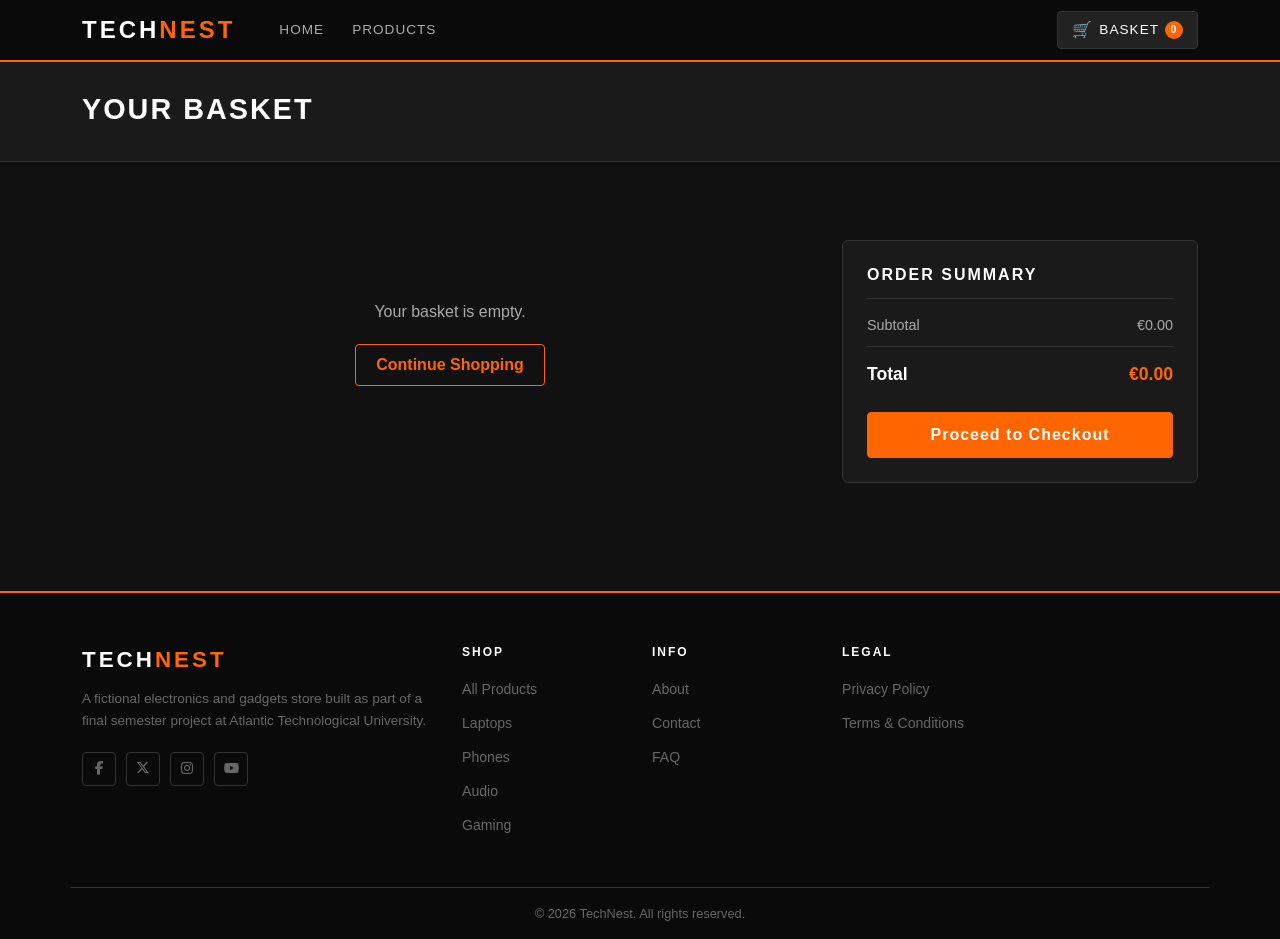
<file: checkout.html>
<!DOCTYPE html>
<html lang="en">
<head>
    <meta charset="UTF-8">
    <meta name="viewport" content="width=device-width, initial-scale=1.0">
    <title>TechNest - Checkout</title>
    <link href="https://cdn.jsdelivr.net/npm/bootstrap@5.3.0/dist/css/bootstrap.min.css" rel="stylesheet">
    <link rel="shortcut icon" type="image/x-icon" href="icons/favicon.ico">
    <link rel="stylesheet" href="css/style.css">
    <link rel="stylesheet" href="https://cdnjs.cloudflare.com/ajax/libs/font-awesome/6.5.0/css/all.min.css">
</head>
<body>

    <!-- ==================== NAVBAR ==================== -->
    <nav class="navbar navbar-expand-lg navbar-dark">
        <div class="container">
            <a class="navbar-brand" href="index.html">Tech<span>Nest</span></a>
            <button class="navbar-toggler" type="button" data-bs-toggle="collapse" data-bs-target="#navbarNav">
                <span class="navbar-toggler-icon"></span>
            </button>
            <a class="nav-link basket-nav-link d-lg-none me-2" href="basket.html">
                <span class="basket-icon">&#128722;</span>
                <span class="badge" id="basket-count-mobile">0</span>
            </a>
            <div class="collapse navbar-collapse" id="navbarNav">
                <ul class="navbar-nav me-auto">
                    <li class="nav-item">
                        <a class="nav-link" href="index.html">Home</a>
                    </li>
                    <li class="nav-item">
                        <a class="nav-link" href="products.html">Products</a>
                    </li>
                </ul>
                <ul class="navbar-nav ms-auto d-none d-lg-flex">
                    <li class="nav-item">
                        <a class="nav-link basket-nav-link" href="basket.html">
                            <span class="basket-icon">&#128722;</span>
                            Basket
                            <span class="badge" id="basket-count">0</span>
                        </a>
                    </li>
                </ul>
            </div>
        </div>
    </nav>
    <!-- ==================== END NAVBAR ==================== -->

    <div class="page-header">
        <div class="container">
            <h1>Checkout</h1>
        </div>
    </div>

    <main class="py-5">
        <div class="container">

            <!-- Confirmation - hidden by default -->
            <div id="confirmation-message" class="d-none mb-4">
                <h4>Thank you for your order!</h4>
                <p>Your order has been placed successfully. We hope you enjoy your purchase.</p>
                <a href="products.html" class="btn btn-primary mt-3">Continue Shopping</a>
            </div>

            <div class="row g-4" id="checkout-content">

                <!-- Left - Form -->
                <div class="col-lg-7">
                    <form id="checkout-form" novalidate>

                        <h5 class="checkout-section-title">Personal Details</h5>
                        <div class="row g-3 mb-2">
                            <div class="col-md-6">
                                <label for="first-name" class="form-label">First Name</label>
                                <input type="text" class="form-control" id="first-name"
                                    pattern="[A-Za-z][A-Za-z0-9\s'\-]*"
                                    placeholder="John"
                                    title="Must start with a letter and contain only letters, spaces, hyphens or apostrophes"
                                    required>
                                <div class="invalid-feedback">First name must start with a letter — numbers are not allowed at the start.</div>
                            </div>
                            <div class="col-md-6">
                                <label for="last-name" class="form-label">Last Name</label>
                                <input type="text" class="form-control" id="last-name"
                                    pattern="[A-Za-z][A-Za-z0-9\s'\-]*"
                                    placeholder="Smith"
                                    title="Must start with a letter and contain only letters, spaces, hyphens or apostrophes"
                                    required>
                                <div class="invalid-feedback">Last name must start with a letter — numbers are not allowed at the start.</div>
                            </div>
                            <div class="col-12">
                                <label for="email" class="form-label">Email Address</label>
                                <input type="email" class="form-control" id="email" placeholder="john@example.com" pattern="[^\s@]+@[^\s@]+\.[^\s@]{2,}" title="Please enter a valid email address (e.g. john@example.com)" required>
                                <div class="invalid-feedback">Please enter a valid email address.</div>
                            </div>
                        </div>

                        <h5 class="checkout-section-title">Delivery Address</h5>
                        <div class="row g-3 mb-2">
                            <div class="col-12">
                                <label for="address-1" class="form-label">Address Line 1</label>
                                <input type="text" class="form-control" id="address-1" placeholder="123 Main Street" required>
                                <div class="invalid-feedback">Please enter your address.</div>
                            </div>
                            <div class="col-12">
                                <label for="address-2" class="form-label">
                                    Address Line 2 <span class="text-muted">(optional)</span>
                                </label>
                                <input type="text" class="form-control" id="address-2" placeholder="Apartment, suite, etc.">
                            </div>
                            <div class="col-md-6">
                                <label for="city" class="form-label">City</label>
                                <input type="text" class="form-control" id="city" placeholder="Dublin" required>
                                <div class="invalid-feedback">Please enter your city.</div>
                            </div>
                            <div class="col-md-6">
                                <label for="postcode" class="form-label">Postcode</label>
                                <input type="text" class="form-control" id="postcode" placeholder="D01 AB12" required>
                                <div class="invalid-feedback">Please enter your postcode.</div>
                            </div>
                        </div>

                        <h5 class="checkout-section-title">Payment Details</h5>
                        <div class="row g-3 mb-4">
                            <div class="col-12">
                                <label for="card-number" class="form-label">Card Number</label>
                                <input type="text" class="form-control" id="card-number" placeholder="1234 5678 9012 3456" maxlength="19" pattern="\d{4}\s\d{4}\s\d{4}\s\d{4}" title="Enter a valid 16-digit card number" required>
                                <div class="invalid-feedback">Please enter a valid 16-digit card number.</div>
                            </div>
                            <div class="col-md-6">
                                <label for="expiry" class="form-label">Expiry Date</label>
                                <input type="text" class="form-control" id="expiry" placeholder="MM/YY" maxlength="5" pattern="(0[1-9]|1[0-2])\/\d{2}" title="Enter a valid expiry date in MM/YY format" required>
                                <div class="invalid-feedback">Please enter a valid expiry date (MM/YY).</div>
                            </div>
                            <div class="col-md-6">
                                <label for="cvv" class="form-label">CVV</label>
                                <input type="text" class="form-control" id="cvv" placeholder="123" maxlength="3" pattern="\d{3}" title="CVV must be 3 digits" required>
                                <div class="invalid-feedback">Please enter your 3-digit CVV.</div>
                            </div>
                        </div>

                        <button type="submit" class="btn btn-primary btn-lg w-100" id="place-order-btn">
                            Place Order
                        </button>

                    </form>
                </div>

                <!-- Right - Summary -->
                <div class="col-lg-5">
                    <div class="checkout-summary-box">
                        <h4>Order Summary</h4>
                        <div id="checkout-items">
                            <p class="text-muted">No items in basket.</p>
                        </div>
                        <div class="total-row mt-3">
                            <span>Total</span>
                            <span id="checkout-total">€0.00</span>
                        </div>
                    </div>
                </div>

            </div>
        </div>
    </main>

    <!-- ==================== FOOTER ==================== -->
    <footer class="site-footer">
        <div class="container">
            <div class="row footer-top">
                <div class="col-md-4 mb-4 mb-md-0">
                    <span class="footer-brand">Tech<span>Nest</span></span>
                    <p class="footer-tagline">
                        A fictional electronics and gadgets store built as part of a
                        final semester project at Atlantic Technological University.
                    </p>
                    <div class="footer-social">
                        <a href="https://www.facebook.com" target="_blank" rel="noopener" class="social-icon" title="Facebook"><i class="fab fa-facebook-f"></i></a>
                        <a href="https://www.x.com" target="_blank" rel="noopener" class="social-icon" title="X (Twitter)"><i class="fab fa-x-twitter"></i></a>
                        <a href="https://www.instagram.com" target="_blank" rel="noopener" class="social-icon" title="Instagram"><i class="fab fa-instagram"></i></a>
                        <a href="https://www.youtube.com" target="_blank" rel="noopener" class="social-icon" title="YouTube"><i class="fab fa-youtube"></i></a>
                    </div>
                </div>
                <div class="col-md-2 col-6 mb-4 mb-md-0">
                    <p class="footer-heading">Shop</p>
                    <ul class="footer-links">
                        <li><a href="products.html">All Products</a></li>
                        <li><a href="products.html?category=Laptops">Laptops</a></li>
                        <li><a href="products.html?category=Phones">Phones</a></li>
                        <li><a href="products.html?category=Audio">Audio</a></li>
                        <li><a href="products.html?category=Gaming">Gaming</a></li>
                    </ul>
                </div>
                <div class="col-md-2 col-6 mb-4 mb-md-0">
                    <p class="footer-heading">Info</p>
                    <ul class="footer-links">
                        <li><a href="#" data-bs-toggle="modal" data-bs-target="#aboutModal">About</a></li>
                        <li><a href="#" data-bs-toggle="modal" data-bs-target="#contactModal">Contact</a></li>
                        <li><a href="#" data-bs-toggle="modal" data-bs-target="#faqModal">FAQ</a></li>
                    </ul>
                </div>
                <div class="col-md-2 col-6">
                    <p class="footer-heading">Legal</p>
                    <ul class="footer-links">
                        <li><a href="#" data-bs-toggle="modal" data-bs-target="#privacyModal">Privacy Policy</a></li>
                        <li><a href="#" data-bs-toggle="modal" data-bs-target="#termsModal">Terms &amp; Conditions</a></li>
                    </ul>
                </div>
            </div>
            <div class="footer-bottom">
                <p class="footer-copyright">
                    &copy; 2026 TechNest. All rights reserved.
                </p>
            </div>
        </div>
    </footer>
    <!-- ==================== END FOOTER ==================== -->

    <script src="js/models/StorageManager.js"></script>
    <script src="js/models/Basket.js"></script>
    <script src="js/models/Product.js"></script>
    <script src="js/data/products.js"></script>
    <script src="js/pages/checkout.js"></script>
    <script src="https://cdn.jsdelivr.net/npm/bootstrap@5.3.0/dist/js/bootstrap.bundle.min.js"></script>

    <!-- ── About Modal ────────────────────────────────────────── -->
    <div class="modal fade" id="aboutModal" tabindex="-1" aria-labelledby="aboutModalLabel" aria-hidden="true">
        <div class="modal-dialog modal-lg modal-dialog-scrollable">
            <div class="modal-content footer-modal">
                <div class="modal-header">
                    <h5 class="modal-title" id="aboutModalLabel">About TechNest</h5>
                    <button type="button" class="btn-close btn-close-white" data-bs-dismiss="modal" aria-label="Close"></button>
                </div>
                <div class="modal-body">
                    <p>TechNest is a fictional electronics and gadgets retailer created as part of a final semester project at Atlantic Technological University. The application was built entirely using front-end web technologies with no back-end server required.</p>
                    <p>The aim of the project was to demonstrate practical skills in HTML, CSS, JavaScript and Object-Oriented Programming by building a realistic eCommerce experience from scratch. The site includes product browsing, filtering, a shopping basket with localStorage persistence, and a full checkout flow with client-side validation.</p>
                    <h6 class="mt-4">Technologies Used</h6>
                    <ul>
                        <li>HTML5 and CSS3</li>
                        <li>Bootstrap 5 for responsive layout</li>
                        <li>Swiper.js for product carousels</li>
                        <li>Vanilla JavaScript (ES6+)</li>
                        <li>localStorage API for basket persistence</li>
                    </ul>
                    <h6 class="mt-4">Project Details</h6>
                    <p>Built by Muhammad Saleem &mdash; Student No: L00196822<br>
                    Module: PROJ_IT805 &mdash; Atlantic Technological University, 2025</p>
                </div>
                <div class="modal-footer">
                    <button type="button" class="btn btn-secondary" data-bs-dismiss="modal">Close</button>
                </div>
            </div>
        </div>
    </div>

    <!-- ── Contact Modal ──────────────────────────────────────── -->
    <div class="modal fade" id="contactModal" tabindex="-1" aria-labelledby="contactModalLabel" aria-hidden="true">
        <div class="modal-dialog modal-lg modal-dialog-scrollable">
            <div class="modal-content footer-modal">
                <div class="modal-header">
                    <h5 class="modal-title" id="contactModalLabel">Contact Us</h5>
                    <button type="button" class="btn-close btn-close-white" data-bs-dismiss="modal" aria-label="Close"></button>
                </div>
                <div class="modal-body">
                    <p>TechNest is a fictional store created for educational purposes. The contact details below are for demonstration only.</p>
                    <h6 class="mt-3">Customer Support</h6>
                    <p><i class="fas fa-envelope me-2 text-orange"></i> <a href="mailto:support@technest.ie" class="contact-link">support@technest.ie</a><br>
                    <i class="fas fa-phone me-2 text-orange"></i> <a href="tel:+35312345678" class="contact-link">+353 1 234 5678</a><br>
                    <i class="fas fa-clock me-2 text-orange"></i> Monday &ndash; Friday, 9am &ndash; 5pm</p>
                    <h6 class="mt-3">Head Office</h6>
                    <p><i class="fas fa-map-marker-alt me-2 text-orange"></i> 1 Tech Quarter, Galway, Ireland</p>
                    <h6 class="mt-4">Send a Message</h6>
                    <p class="text-muted small">This form is for demonstration purposes only and does not send any data.</p>
                    <div class="mb-3">
                        <label class="form-label">Your Name</label>
                        <input type="text" class="form-control" id="contact-name" placeholder="John Smith">
                    </div>
                    <div class="mb-3">
                        <label class="form-label">Email Address</label>
                        <input type="email" class="form-control" id="contact-email" placeholder="john@example.com">
                    </div>
                    <div class="mb-3">
                        <label class="form-label">Message</label>
                        <textarea class="form-control" id="contact-message" rows="4" placeholder="How can we help?"></textarea>
                    </div>
                    <button class="btn btn-primary" id="contact-send-btn">Send Message</button>
                </div>
                <div class="modal-footer">
                    <button type="button" class="btn btn-secondary" data-bs-dismiss="modal">Close</button>
                </div>
            </div>
        </div>
    </div>

    <!-- ── FAQ Modal ──────────────────────────────────────────── -->
    <div class="modal fade" id="faqModal" tabindex="-1" aria-labelledby="faqModalLabel" aria-hidden="true">
        <div class="modal-dialog modal-lg modal-dialog-scrollable">
            <div class="modal-content footer-modal">
                <div class="modal-header">
                    <h5 class="modal-title" id="faqModalLabel">Frequently Asked Questions</h5>
                    <button type="button" class="btn-close btn-close-white" data-bs-dismiss="modal" aria-label="Close"></button>
                </div>
                <div class="modal-body">
                    <h6>Do I need to create an account to shop?</h6>
                    <p>No, you can browse and add items to your basket without an account. Your basket is saved in your browser so it will still be there if you refresh the page.</p>
                    <h6 class="mt-3">How do I add items to my basket?</h6>
                    <p>Click on any product to view its details page, choose a quantity and click the Add to Basket button. You can then continue shopping or go straight to checkout.</p>
                    <h6 class="mt-3">Can I change the quantity in my basket?</h6>
                    <p>Yes. On the basket page you will see a minus and plus button next to each item. You can also remove items entirely using the &times; button.</p>
                    <h6 class="mt-3">What payment methods do you accept?</h6>
                    <p>TechNest accepts all major debit and credit cards. Payment details entered on the checkout page are not stored or processed as this is a demonstration project.</p>
                    <h6 class="mt-3">How long does delivery take?</h6>
                    <p>Standard delivery takes 3 to 5 working days. Express delivery (1 to 2 working days) is available at checkout for an additional fee.</p>
                    <h6 class="mt-3">Can I return an item?</h6>
                    <p>Yes. TechNest accepts returns within 30 days of purchase provided the item is in its original condition and packaging. Please contact our support team to arrange a return.</p>
                </div>
                <div class="modal-footer">
                    <button type="button" class="btn btn-secondary" data-bs-dismiss="modal">Close</button>
                </div>
            </div>
        </div>
    </div>

    <!-- ── Privacy Policy Modal ───────────────────────────────── -->
    <div class="modal fade" id="privacyModal" tabindex="-1" aria-labelledby="privacyModalLabel" aria-hidden="true">
        <div class="modal-dialog modal-lg modal-dialog-scrollable">
            <div class="modal-content footer-modal">
                <div class="modal-header">
                    <h5 class="modal-title" id="privacyModalLabel">Privacy Policy</h5>
                    <button type="button" class="btn-close btn-close-white" data-bs-dismiss="modal" aria-label="Close"></button>
                </div>
                <div class="modal-body">
                    <p class="text-muted small">Last updated: May 2026. This is a demonstration document for a student project.</p>
                    <h6>1. Information We Collect</h6>
                    <p>TechNest only stores basket data locally in your browser using localStorage. No personal data is collected, stored on a server or shared with third parties. Any information entered on the checkout form is processed entirely within your browser and is not transmitted anywhere.</p>
                    <h6 class="mt-3">2. Cookies</h6>
                    <p>This site does not use tracking cookies or analytics. The only browser storage used is localStorage to save your basket contents between visits.</p>
                    <h6 class="mt-3">3. Third-Party Services</h6>
                    <p>This site loads Bootstrap and Swiper.js from CDN providers. These providers may log basic request data such as your IP address as part of normal CDN operation. Please refer to their respective privacy policies for details.</p>
                    <h6 class="mt-3">4. Your Rights</h6>
                    <p>You can clear your basket data at any time by clearing your browser's localStorage through your browser settings or developer tools.</p>
                    <h6 class="mt-3">5. Contact</h6>
                    <p>For any privacy related queries please contact us at <a href="mailto:support@technest.ie" class="contact-link">support@technest.ie</a>.</p>
                </div>
                <div class="modal-footer">
                    <button type="button" class="btn btn-secondary" data-bs-dismiss="modal">Close</button>
                </div>
            </div>
        </div>
    </div>

    <!-- ── Terms and Conditions Modal ────────────────────────── -->
    <div class="modal fade" id="termsModal" tabindex="-1" aria-labelledby="termsModalLabel" aria-hidden="true">
        <div class="modal-dialog modal-lg modal-dialog-scrollable">
            <div class="modal-content footer-modal">
                <div class="modal-header">
                    <h5 class="modal-title" id="termsModalLabel">Terms &amp; Conditions</h5>
                    <button type="button" class="btn-close btn-close-white" data-bs-dismiss="modal" aria-label="Close"></button>
                </div>
                <div class="modal-body">
                    <p class="text-muted small">Last updated: May 2026. This is a demonstration document for a student project.</p>
                    <h6>1. Use of the Site</h6>
                    <p>TechNest is a fictional eCommerce store created for educational purposes as part of a student project at Atlantic Technological University. No real transactions take place and no goods are sold or shipped.</p>
                    <h6 class="mt-3">2. Basket and Orders</h6>
                    <p>Items added to your basket are stored locally in your browser. Completing the checkout form does not place a real order and no payment is taken. The checkout process is a demonstration of front-end form validation only.</p>
                    <h6 class="mt-3">3. Product Information</h6>
                    <p>All product names, descriptions and prices on this site are fictional and for demonstration purposes only. Any resemblance to real products is coincidental.</p>
                    <h6 class="mt-3">4. Intellectual Property</h6>
                    <p>The TechNest name, logo and site design are original works created for this student project. All third-party libraries used (Bootstrap, Swiper.js, Font Awesome) remain the property of their respective owners and are used under their open-source licences.</p>
                    <h6 class="mt-3">5. Limitation of Liability</h6>
                    <p>As this is a demonstration project, TechNest accepts no liability for any issues arising from use of this site. The site is provided as-is for academic assessment purposes.</p>
                </div>
                <div class="modal-footer">
                    <button type="button" class="btn btn-secondary" data-bs-dismiss="modal">Close</button>
                </div>
            </div>
        </div>
    </div>

    <script>
        (function () {
            var modal        = document.getElementById('contactModal');
            var btn          = document.getElementById('contact-send-btn');
            var nameInput    = document.getElementById('contact-name');
            var emailInput   = document.getElementById('contact-email');
            var messageInput = document.getElementById('contact-message');

            function isValidEmail(val) {
                return /^[^\s@]+@[^\s@]+\.[^\s@]{2,}$/.test(val);
            }

            function showFieldError(input, msg) {
                input.classList.add('is-invalid');
                var err = input.parentNode.querySelector('.contact-field-error');
                if (!err) {
                    err = document.createElement('div');
                    err.className = 'contact-field-error field-error';
                    input.parentNode.appendChild(err);
                }
                err.textContent = msg;
                err.style.display = 'block';
            }

            function clearFieldError(input) {
                input.classList.remove('is-invalid');
                var err = input.parentNode.querySelector('.contact-field-error');
                if (err) err.style.display = 'none';
            }

            function clearAllErrors() {
                [nameInput, emailInput, messageInput].forEach(function (el) {
                    if (el) clearFieldError(el);
                });
            }

            if (btn) {
                btn.addEventListener('click', function () {
                    clearAllErrors();
                    var valid = true;

                    var nameVal = nameInput ? nameInput.value.trim() : '';

                    if (!nameVal) {
                        showFieldError(nameInput, 'Please enter your name.');
                        valid = false;
                    } else if (!/^[A-Za-z][A-Za-z\s'\-]*$/.test(nameVal)) {
                        showFieldError(nameInput, 'Name must start with a letter and contain only letters.');
                        valid = false;
                    }

                    var emailVal = emailInput ? emailInput.value.trim() : '';
                    if (!emailVal) {
                        showFieldError(emailInput, 'Please enter your email address.');
                        valid = false;
                    } else if (!isValidEmail(emailVal)) {
                        showFieldError(emailInput, 'Please enter a valid email (e.g. name@domain.com).');
                        valid = false;
                    }

                    if (!messageInput || !messageInput.value.trim()) {
                        showFieldError(messageInput, 'Please enter a message.');
                        valid = false;
                    }

                    if (!valid) return;

                    btn.textContent = 'Message Sent!';
                    btn.disabled    = true;
                    btn.classList.remove('btn-primary');
                    btn.classList.add('btn-success-custom');
                });
            }

            if (modal) {
                modal.addEventListener('hidden.bs.modal', function () {
                    if (btn) {
                        btn.textContent = 'Send Message';
                        btn.disabled    = false;
                        btn.classList.remove('btn-success-custom');
                        btn.classList.add('btn-primary');
                    }
                    if (nameInput)    nameInput.value    = '';
                    if (emailInput)   emailInput.value   = '';
                    if (messageInput) messageInput.value = '';
                    clearAllErrors();
                });
            }
        })();
    </script>
</body>
</html>
</file>
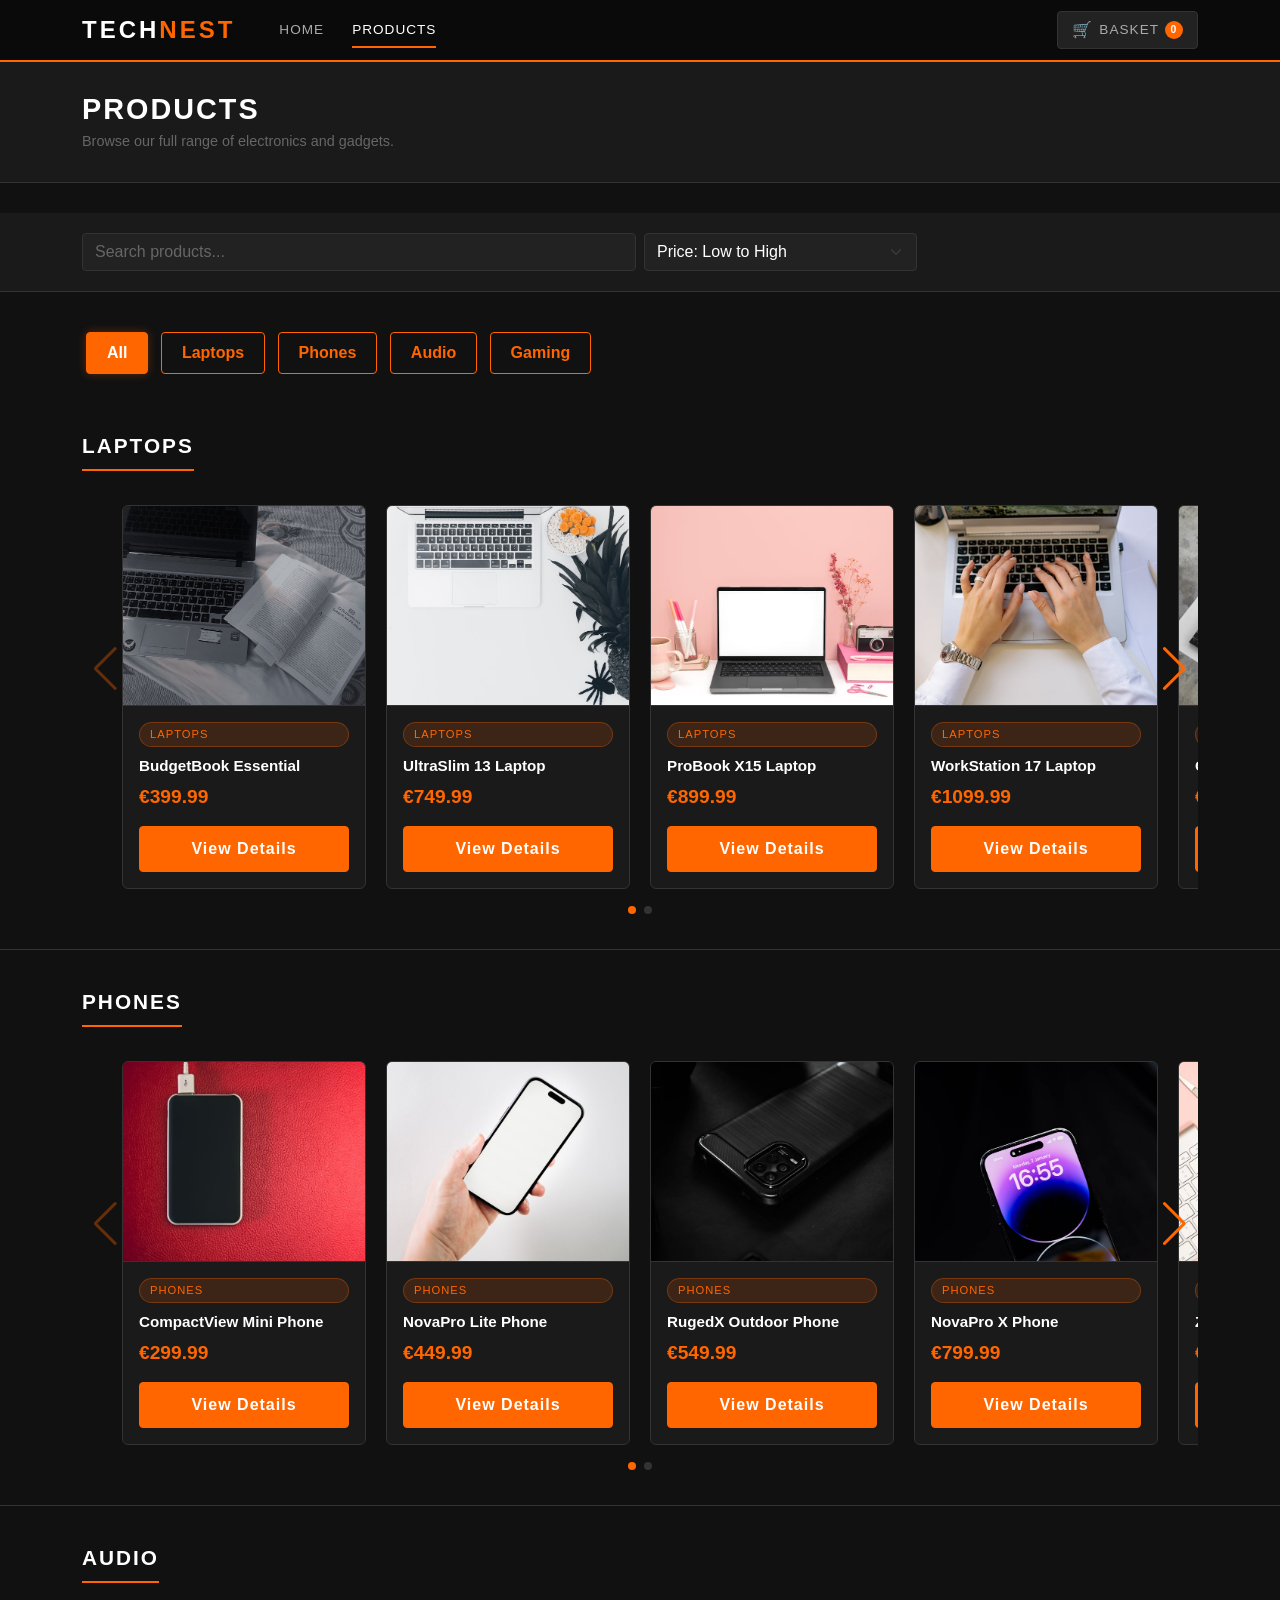
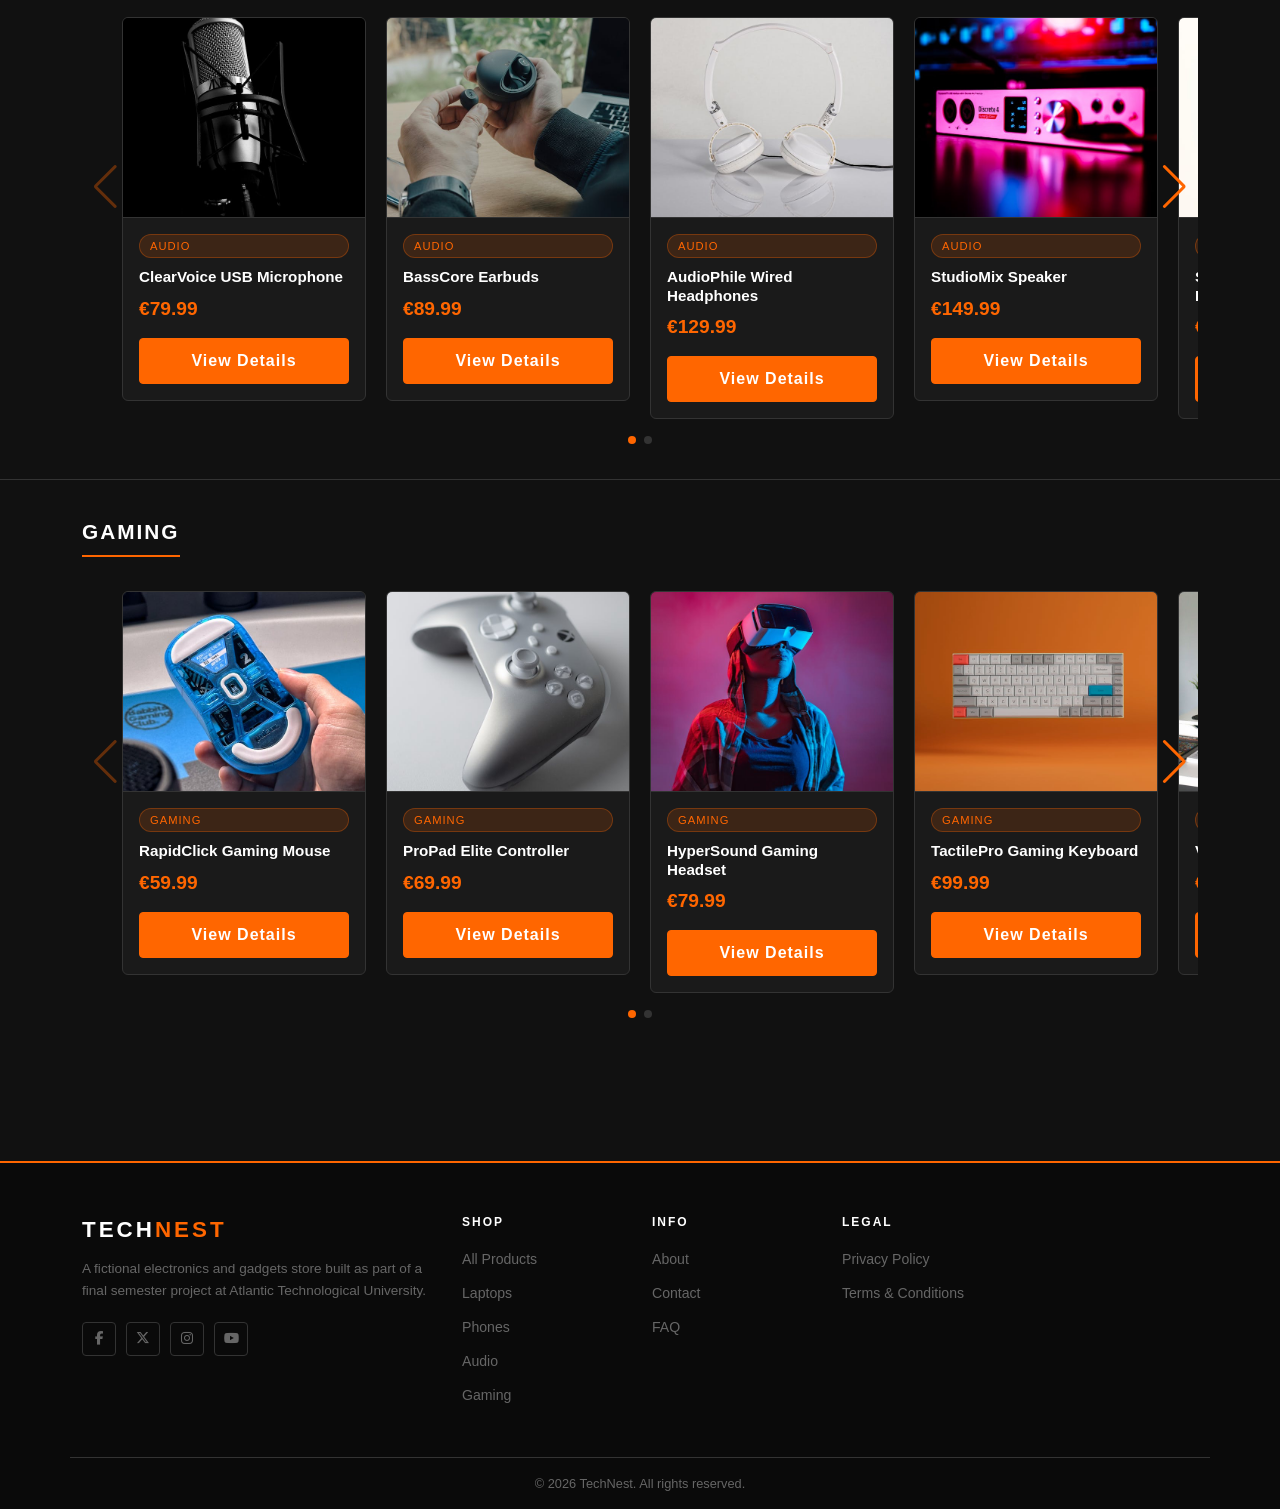
<file: products.html>
<!DOCTYPE html>
<html lang="en">
<head>
    <meta charset="UTF-8">
    <meta name="viewport" content="width=device-width, initial-scale=1.0">
    <title>TechNest - Products</title>
    <link href="https://cdn.jsdelivr.net/npm/bootstrap@5.3.0/dist/css/bootstrap.min.css" rel="stylesheet">
    <link rel="stylesheet" href="https://cdn.jsdelivr.net/npm/swiper@11/swiper-bundle.min.css">
    <link rel="shortcut icon" type="image/x-icon" href="icons/favicon.ico">
    <link rel="stylesheet" href="css/style.css">
    <link rel="stylesheet" href="https://cdnjs.cloudflare.com/ajax/libs/font-awesome/6.5.0/css/all.min.css">
</head>
<body>

    <!-- ==================== NAVBAR ==================== -->
    <nav class="navbar navbar-expand-lg navbar-dark">
        <div class="container">
            <a class="navbar-brand" href="index.html">Tech<span>Nest</span></a>
            <button class="navbar-toggler" type="button" data-bs-toggle="collapse" data-bs-target="#navbarNav">
                <span class="navbar-toggler-icon"></span>
            </button>
            <!-- Basket icon always visible on mobile next to hamburger -->
            <a class="nav-link basket-nav-link d-lg-none me-2" href="basket.html">
                <span class="basket-icon">&#128722;</span>
                <span class="badge" id="basket-count-mobile">0</span>
            </a>


            <!-- Nav Links -->
            <div class="collapse navbar-collapse" id="navbarNav">
                <ul class="navbar-nav me-auto">
                    <li class="nav-item">
                        <a class="nav-link" href="index.html">Home</a>
                    </li>
                    <li class="nav-item">
                        <a class="nav-link active" href="products.html">Products</a>
                    </li>
                </ul>
                <!-- Basket with label shown on desktop only -->
                <ul class="navbar-nav ms-auto d-none d-lg-flex">
                    <li class="nav-item">
                        <a class="nav-link basket-nav-link" href="basket.html">
                            <span class="basket-icon">&#128722;</span>
                            Basket
                            <span class="badge" id="basket-count">0</span>
                        </a>
                    </li>
                </ul>
            </div>
        </div>
    </nav>
    <!-- ==================== END NAVBAR ==================== -->

    <!-- Page Header -->
    <div class="page-header">
        <div class="container">
            <h1>Products</h1>
            <p>Browse our full range of electronics and gadgets.</p>
        </div>
    </div>

    <!-- Search and Sort -->
    <div class="search-bar-section">
        <div class="container">
            <div class="row g-2">
                <div class="col-md-6">
                    <input type="text" class="form-control" id="search-input" placeholder="Search products...">
                </div>
                <div class="col-md-3">
                    <select class="form-select" id="sort-select">
                        <option value="">Sort by</option>
                        <option value="price-asc">Price: Low to High</option>
                        <option value="price-desc">Price: High to Low</option>
                    </select>
                </div>
            </div>
        </div>
    </div>

    <!-- Filter Buttons -->
    <div class="container mb-3 mt-3">
        <button class="btn btn-outline-orange m-1 active-filter filter-btn" data-category="All">All</button>
        <button class="btn btn-outline-orange m-1 filter-btn" data-category="Laptops">Laptops</button>
        <button class="btn btn-outline-orange m-1 filter-btn" data-category="Phones">Phones</button>
        <button class="btn btn-outline-orange m-1 filter-btn" data-category="Audio">Audio</button>
        <button class="btn btn-outline-orange m-1 filter-btn" data-category="Gaming">Gaming</button>
    </div>

    <!-- No results message (hidden by default) -->
    <div class="container" id="no-results" style="display:none;">
        <p class="text-muted mt-2">No products found.</p>
    </div>

    <!-- Category Sections built dynamically by products.js -->
    <div id="category-sections" class="pb-5"></div>

    <!-- ==================== FOOTER ==================== -->
    <footer class="site-footer">
        <div class="container">
            <div class="row footer-top">
                <div class="col-md-4 mb-4 mb-md-0">
                    <span class="footer-brand">Tech<span>Nest</span></span>
                    <p class="footer-tagline">
                        A fictional electronics and gadgets store built as part of a
                        final semester project at Atlantic Technological University.
                    </p>
                    <div class="footer-social">
                        <a href="https://www.facebook.com" target="_blank" rel="noopener" class="social-icon" title="Facebook"><i class="fab fa-facebook-f"></i></a>
                        <a href="https://www.x.com" target="_blank" rel="noopener" class="social-icon" title="X (Twitter)"><i class="fab fa-x-twitter"></i></a>
                        <a href="https://www.instagram.com" target="_blank" rel="noopener" class="social-icon" title="Instagram"><i class="fab fa-instagram"></i></a>
                        <a href="https://www.youtube.com" target="_blank" rel="noopener" class="social-icon" title="YouTube"><i class="fab fa-youtube"></i></a>
                    </div>
                </div>
                <div class="col-md-2 col-6 mb-4 mb-md-0">
                    <p class="footer-heading">Shop</p>
                    <ul class="footer-links">
                        <li><a href="products.html">All Products</a></li>
                        <li><a href="products.html?category=Laptops">Laptops</a></li>
                        <li><a href="products.html?category=Phones">Phones</a></li>
                        <li><a href="products.html?category=Audio">Audio</a></li>
                        <li><a href="products.html?category=Gaming">Gaming</a></li>
                    </ul>
                </div>
                <div class="col-md-2 col-6 mb-4 mb-md-0">
                    <p class="footer-heading">Info</p>
                    <ul class="footer-links">
                        <li><a href="#" data-bs-toggle="modal" data-bs-target="#aboutModal">About</a></li>
                        <li><a href="#" data-bs-toggle="modal" data-bs-target="#contactModal">Contact</a></li>
                        <li><a href="#" data-bs-toggle="modal" data-bs-target="#faqModal">FAQ</a></li>
                    </ul>
                </div>
                <div class="col-md-2 col-6">
                    <p class="footer-heading">Legal</p>
                    <ul class="footer-links">
                        <li><a href="#" data-bs-toggle="modal" data-bs-target="#privacyModal">Privacy Policy</a></li>
                        <li><a href="#" data-bs-toggle="modal" data-bs-target="#termsModal">Terms &amp; Conditions</a></li>
                    </ul>
                </div>
            </div>
            <div class="footer-bottom">
                <p class="footer-copyright">
                    &copy; 2026 TechNest. All rights reserved.
                </p>
            </div>
        </div>
    </footer>
    <!-- ==================== END FOOTER ==================== -->

    <script src="https://cdn.jsdelivr.net/npm/swiper@11/swiper-bundle.min.js"></script>
    <script src="js/models/StorageManager.js"></script>
    <script src="js/models/Basket.js"></script>
    <script src="js/models/Product.js"></script>
    <script src="js/data/products.js"></script>
    <script src="js/pages/products.js"></script>
    <script src="https://cdn.jsdelivr.net/npm/bootstrap@5.3.0/dist/js/bootstrap.bundle.min.js"></script>


    <!-- ── About Modal ────────────────────────────────────────── -->
    <div class="modal fade" id="aboutModal" tabindex="-1" aria-labelledby="aboutModalLabel" aria-hidden="true">
        <div class="modal-dialog modal-lg modal-dialog-scrollable">
            <div class="modal-content footer-modal">
                <div class="modal-header">
                    <h5 class="modal-title" id="aboutModalLabel">About TechNest</h5>
                    <button type="button" class="btn-close btn-close-white" data-bs-dismiss="modal" aria-label="Close"></button>
                </div>
                <div class="modal-body">
                    <p>TechNest is a fictional electronics and gadgets retailer created as part of a final semester project at Atlantic Technological University. The application was built entirely using front-end web technologies with no back-end server required.</p>
                    <p>The aim of the project was to demonstrate practical skills in HTML, CSS, JavaScript and Object-Oriented Programming by building a realistic eCommerce experience from scratch. The site includes product browsing, filtering, a shopping basket with localStorage persistence, and a full checkout flow with client-side validation.</p>
                    <h6 class="mt-4">Technologies Used</h6>
                    <ul>
                        <li>HTML5 and CSS3</li>
                        <li>Bootstrap 5 for responsive layout</li>
                        <li>Swiper.js for product carousels</li>
                        <li>Vanilla JavaScript (ES6+)</li>
                        <li>localStorage API for basket persistence</li>
                    </ul>
                    <h6 class="mt-4">Project Details</h6>
                    <p>Built by Muhammad Saleem &mdash; Student No: L00196822<br>
                    Module: PROJ_IT805 &mdash; Atlantic Technological University, 2025</p>
                </div>
                <div class="modal-footer">
                    <button type="button" class="btn btn-secondary" data-bs-dismiss="modal">Close</button>
                </div>
            </div>
        </div>
    </div>

    <!-- ── Contact Modal ──────────────────────────────────────── -->
    <div class="modal fade" id="contactModal" tabindex="-1" aria-labelledby="contactModalLabel" aria-hidden="true">
        <div class="modal-dialog modal-lg modal-dialog-scrollable">
            <div class="modal-content footer-modal">
                <div class="modal-header">
                    <h5 class="modal-title" id="contactModalLabel">Contact Us</h5>
                    <button type="button" class="btn-close btn-close-white" data-bs-dismiss="modal" aria-label="Close"></button>
                </div>
                <div class="modal-body">
                    <p>TechNest is a fictional store created for educational purposes. The contact details below are for demonstration only.</p>
                    <h6 class="mt-3">Customer Support</h6>
                    <p><i class="fas fa-envelope me-2 text-orange"></i> <a href="mailto:support@technest.ie" class="contact-link">support@technest.ie</a><br>
                    <i class="fas fa-phone me-2 text-orange"></i> <a href="tel:+35312345678" class="contact-link">+353 1 234 5678</a><br>
                    <i class="fas fa-clock me-2 text-orange"></i> Monday &ndash; Friday, 9am &ndash; 5pm</p>
                    <h6 class="mt-3">Head Office</h6>
                    <p><i class="fas fa-map-marker-alt me-2 text-orange"></i> 1 Tech Quarter, Galway, Ireland</p>
                    <h6 class="mt-4">Send a Message</h6>
                    <p class="text-muted small">This form is for demonstration purposes only and does not send any data.</p>
                    <div class="mb-3">
                        <label class="form-label">Your Name</label>
                        <input type="text" class="form-control" id="contact-name" placeholder="John Smith">
                    </div>
                    <div class="mb-3">
                        <label class="form-label">Email Address</label>
                        <input type="email" class="form-control" id="contact-email" placeholder="john@example.com">
                    </div>
                    <div class="mb-3">
                        <label class="form-label">Message</label>
                        <textarea class="form-control" id="contact-message" rows="4" placeholder="How can we help?"></textarea>
                    </div>
                    <button class="btn btn-primary" id="contact-send-btn">Send Message</button>
                </div>
                <div class="modal-footer">
                    <button type="button" class="btn btn-secondary" data-bs-dismiss="modal">Close</button>
                </div>
            </div>
        </div>
    </div>

    <!-- ── FAQ Modal ──────────────────────────────────────────── -->
    <div class="modal fade" id="faqModal" tabindex="-1" aria-labelledby="faqModalLabel" aria-hidden="true">
        <div class="modal-dialog modal-lg modal-dialog-scrollable">
            <div class="modal-content footer-modal">
                <div class="modal-header">
                    <h5 class="modal-title" id="faqModalLabel">Frequently Asked Questions</h5>
                    <button type="button" class="btn-close btn-close-white" data-bs-dismiss="modal" aria-label="Close"></button>
                </div>
                <div class="modal-body">
                    <h6>Do I need to create an account to shop?</h6>
                    <p>No, you can browse and add items to your basket without an account. Your basket is saved in your browser so it will still be there if you refresh the page.</p>
                    <h6 class="mt-3">How do I add items to my basket?</h6>
                    <p>Click on any product to view its details page, choose a quantity and click the Add to Basket button. You can then continue shopping or go straight to checkout.</p>
                    <h6 class="mt-3">Can I change the quantity in my basket?</h6>
                    <p>Yes. On the basket page you will see a minus and plus button next to each item. You can also remove items entirely using the &times; button.</p>
                    <h6 class="mt-3">What payment methods do you accept?</h6>
                    <p>TechNest accepts all major debit and credit cards. Payment details entered on the checkout page are not stored or processed as this is a demonstration project.</p>
                    <h6 class="mt-3">How long does delivery take?</h6>
                    <p>Standard delivery takes 3 to 5 working days. Express delivery (1 to 2 working days) is available at checkout for an additional fee.</p>
                    <h6 class="mt-3">Can I return an item?</h6>
                    <p>Yes. TechNest accepts returns within 30 days of purchase provided the item is in its original condition and packaging. Please contact our support team to arrange a return.</p>
                </div>
                <div class="modal-footer">
                    <button type="button" class="btn btn-secondary" data-bs-dismiss="modal">Close</button>
                </div>
            </div>
        </div>
    </div>

    <!-- ── Privacy Policy Modal ───────────────────────────────── -->
    <div class="modal fade" id="privacyModal" tabindex="-1" aria-labelledby="privacyModalLabel" aria-hidden="true">
        <div class="modal-dialog modal-lg modal-dialog-scrollable">
            <div class="modal-content footer-modal">
                <div class="modal-header">
                    <h5 class="modal-title" id="privacyModalLabel">Privacy Policy</h5>
                    <button type="button" class="btn-close btn-close-white" data-bs-dismiss="modal" aria-label="Close"></button>
                </div>
                <div class="modal-body">
                    <p class="text-muted small">Last updated: May 2026. This is a demonstration document for a student project.</p>
                    <h6>1. Information We Collect</h6>
                    <p>TechNest only stores basket data locally in your browser using localStorage. No personal data is collected, stored on a server or shared with third parties. Any information entered on the checkout form is processed entirely within your browser and is not transmitted anywhere.</p>
                    <h6 class="mt-3">2. Cookies</h6>
                    <p>This site does not use tracking cookies or analytics. The only browser storage used is localStorage to save your basket contents between visits.</p>
                    <h6 class="mt-3">3. Third-Party Services</h6>
                    <p>This site loads Bootstrap and Swiper.js from CDN providers. These providers may log basic request data such as your IP address as part of normal CDN operation. Please refer to their respective privacy policies for details.</p>
                    <h6 class="mt-3">4. Your Rights</h6>
                    <p>You can clear your basket data at any time by clearing your browser's localStorage through your browser settings or developer tools.</p>
                    <h6 class="mt-3">5. Contact</h6>
                    <p>For any privacy related queries please contact us at <a href="mailto:support@technest.ie" class="contact-link">support@technest.ie</a>.</p>
                </div>
                <div class="modal-footer">
                    <button type="button" class="btn btn-secondary" data-bs-dismiss="modal">Close</button>
                </div>
            </div>
        </div>
    </div>

    <!-- ── Terms and Conditions Modal ────────────────────────── -->
    <div class="modal fade" id="termsModal" tabindex="-1" aria-labelledby="termsModalLabel" aria-hidden="true">
        <div class="modal-dialog modal-lg modal-dialog-scrollable">
            <div class="modal-content footer-modal">
                <div class="modal-header">
                    <h5 class="modal-title" id="termsModalLabel">Terms &amp; Conditions</h5>
                    <button type="button" class="btn-close btn-close-white" data-bs-dismiss="modal" aria-label="Close"></button>
                </div>
                <div class="modal-body">
                    <p class="text-muted small">Last updated: May 2026. This is a demonstration document for a student project.</p>
                    <h6>1. Use of the Site</h6>
                    <p>TechNest is a fictional eCommerce store created for educational purposes as part of a student project at Atlantic Technological University. No real transactions take place and no goods are sold or shipped.</p>
                    <h6 class="mt-3">2. Basket and Orders</h6>
                    <p>Items added to your basket are stored locally in your browser. Completing the checkout form does not place a real order and no payment is taken. The checkout process is a demonstration of front-end form validation only.</p>
                    <h6 class="mt-3">3. Product Information</h6>
                    <p>All product names, descriptions and prices on this site are fictional and for demonstration purposes only. Any resemblance to real products is coincidental.</p>
                    <h6 class="mt-3">4. Intellectual Property</h6>
                    <p>The TechNest name, logo and site design are original works created for this student project. All third-party libraries used (Bootstrap, Swiper.js, Font Awesome) remain the property of their respective owners and are used under their open-source licences.</p>
                    <h6 class="mt-3">5. Limitation of Liability</h6>
                    <p>As this is a demonstration project, TechNest accepts no liability for any issues arising from use of this site. The site is provided as-is for academic assessment purposes.</p>
                </div>
                <div class="modal-footer">
                    <button type="button" class="btn btn-secondary" data-bs-dismiss="modal">Close</button>
                </div>
            </div>
        </div>
    </div>

    <script>
        // Contact modal — validates all three fields, shows inline errors,
        // confirms send and resets everything when the modal is closed.
        // All custom JavaScript — Bootstrap only handles open/close.
        (function () {
            var modal        = document.getElementById('contactModal');
            var btn          = document.getElementById('contact-send-btn');
            var nameInput    = document.getElementById('contact-name');
            var emailInput   = document.getElementById('contact-email');
            var messageInput = document.getElementById('contact-message');

            function isValidEmail(val) {
                return /^[^\s@]+@[^\s@]+\.[^\s@]{2,}$/.test(val);
            }

            function showFieldError(input, msg) {
                input.classList.add('is-invalid');
                var err = input.parentNode.querySelector('.contact-field-error');
                if (!err) {
                    err = document.createElement('div');
                    err.className = 'contact-field-error field-error';
                    input.parentNode.appendChild(err);
                }
                err.textContent = msg;
                err.style.display = 'block';
            }

            function clearFieldError(input) {
                input.classList.remove('is-invalid');
                var err = input.parentNode.querySelector('.contact-field-error');
                if (err) err.style.display = 'none';
            }

            function clearAllErrors() {
                [nameInput, emailInput, messageInput].forEach(function (el) {
                    if (el) clearFieldError(el);
                });
            }

            if (btn) {
                btn.addEventListener('click', function () {
                    clearAllErrors();
                    var valid = true;

                    var nameVal = nameInput ? nameInput.value.trim() : '';

                    if (!nameVal) {
                        showFieldError(nameInput, 'Please enter your name.');
                        valid = false;
                    } else if (!/^[A-Za-z][A-Za-z\s'\-]*$/.test(nameVal)) {
                        showFieldError(nameInput, 'Name must start with a letter and contain only letters.');
                        valid = false;
                    }

                    var emailVal = emailInput ? emailInput.value.trim() : '';
                    if (!emailVal) {
                        showFieldError(emailInput, 'Please enter your email address.');
                        valid = false;
                    } else if (!isValidEmail(emailVal)) {
                        showFieldError(emailInput, 'Please enter a valid email (e.g. name@domain.com).');
                        valid = false;
                    }

                    if (!messageInput || !messageInput.value.trim()) {
                        showFieldError(messageInput, 'Please enter a message.');
                        valid = false;
                    }

                    if (!valid) return;

                    btn.textContent = 'Message Sent!';
                    btn.disabled    = true;
                    btn.classList.remove('btn-primary');
                    btn.classList.add('btn-success-custom');
                });
            }

            if (modal) {
                modal.addEventListener('hidden.bs.modal', function () {
                    if (btn) {
                        btn.textContent = 'Send Message';
                        btn.disabled    = false;
                        btn.classList.remove('btn-success-custom');
                        btn.classList.add('btn-primary');
                    }
                    if (nameInput)    nameInput.value    = '';
                    if (emailInput)   emailInput.value   = '';
                    if (messageInput) messageInput.value = '';
                    clearAllErrors();
                });
            }
        })();
    </script>
</body>
</html>
</file>
<file: css/style.css>
/* =============================================
   TechNest - Main Stylesheet
   Author: Muhammad Saleem
   Student No: L00196822
   Week 3 - Responsive UI Design
   Style: Dark tech store theme
   ============================================= */

/* ---- Colour Variables ---- */

:root {
    --orange: #ff6600;
    --orange-dark: #cc5200;
    --orange-glow: rgba(255, 102, 0, 0.3);
    --black: #0a0a0a;
    --dark-1: #111111;
    --dark-2: #1a1a1a;
    --dark-3: #222222;
    --dark-4: #2a2a2a;
    --border-dark: #333333;
    --text-primary: #ffffff;
    --text-secondary: #aaaaaa;
    --text-muted: #666666;
    --white: #ffffff;
}

/* ---- Global ---- */

* {
    box-sizing: border-box;
}

body {
    font-family: Arial, sans-serif;
    background-color: var(--dark-1);
    color: var(--text-primary);
    margin: 0;
    padding: 0;
    display: flex;
    flex-direction: column;
    min-height: 100vh;
}

main {
    flex: 1;
}

a {
    color: var(--orange);
    text-decoration: none;
    transition: color 0.2s;
}

a:hover {
    color: var(--orange-dark);
}

h1, h2, h3, h4, h5 {
    font-weight: bold;
    color: var(--text-primary);
}

p {
    color: var(--text-secondary);
}

hr {
    border-color: var(--border-dark);
    opacity: 1;
}

/* ---- Scrollbar ---- */

/* Firefox */
* {
    scrollbar-width: thin;
    scrollbar-color: var(--border-dark) var(--black);
}

/* Chrome, Edge, Safari */
::-webkit-scrollbar {
    width: 8px;
}

::-webkit-scrollbar-track {
    background: var(--dark-1);
}

::-webkit-scrollbar-thumb {
    background: var(--border-dark);
    border-radius: 4px;
}

::-webkit-scrollbar-thumb:hover {
    background: var(--orange);
}

/* ---- Navbar ---- */

.navbar {
    background-color: var(--black) !important;
    border-bottom: 2px solid var(--orange);
    padding: 0;
    position: sticky;
    top: 0;
    z-index: 1000;
}

/* Mobile dropdown gets a solid dark background so it
   does not overlap and blur the page content below */
@media (max-width: 991px) {
    .navbar-collapse {
        background-color: var(--dark-2);
        border-top: 1px solid var(--border-dark);
        padding: 10px 16px 16px;
        margin-top: 8px;
        border-radius: 0 0 8px 8px;
    }
}

.navbar .container {
    height: 60px;
    display: flex;
    align-items: center;
}

.navbar-brand {
    font-size: 1.5rem;
    font-weight: bold;
    color: var(--white) !important;
    letter-spacing: 3px;
    text-transform: uppercase;
    padding: 0;
    margin-right: 30px;
}

.navbar-brand span {
    color: var(--orange);
}

.navbar-nav {
    align-items: center;
}

.nav-link {
    color: var(--text-secondary) !important;
    font-size: 0.85rem;
    letter-spacing: 1px;
    text-transform: uppercase;
    padding: 8px 14px !important;
    transition: color 0.2s;
    position: relative;
}

.nav-link::after {
    content: '';
    position: absolute;
    bottom: 0;
    left: 14px;
    right: 14px;
    height: 2px;
    background-color: var(--orange);
    transform: scaleX(0);
    transition: transform 0.2s ease;
}

.nav-link:hover::after,
.nav-link.active::after {
    transform: scaleX(1);
}

.nav-link:hover,
.nav-link.active {
    color: var(--white) !important;
}

/* Basket Nav Link */
.basket-nav-link {
    display: flex;
    align-items: center;
    gap: 6px;
    background-color: var(--dark-3);
    border: 1px solid var(--border-dark);
    border-radius: 4px;
    padding: 6px 14px !important;
    margin-left: 8px;
    transition: all 0.2s;
}

.basket-nav-link:hover {
    border-color: var(--orange);
    background-color: var(--dark-4);
    color: var(--white) !important;
}

.basket-nav-link::after {
    display: none;
}

.basket-nav-link .basket-icon {
    font-size: 1rem;
}

.basket-nav-link .badge {
    background-color: var(--orange) !important;
    font-size: 0.65rem;
    border-radius: 50%;
    width: 18px;
    height: 18px;
    display: inline-flex;
    align-items: center;
    justify-content: center;
    padding: 0;
}

.navbar-toggler {
    border-color: var(--orange);
    padding: 4px 8px;
    background-color: transparent;
}

.navbar-toggler:focus {
    box-shadow: none;
    outline: none;
}

.navbar-toggler-icon {
    background-image: url("data:image/svg+xml,%3csvg xmlns='http://www.w3.org/2000/svg' viewBox='0 0 30 30'%3e%3cpath stroke='rgba%28232%2C119%2C34%2C1%29' stroke-linecap='round' stroke-miterlimit='10' stroke-width='2' d='M4 7h22M4 15h22M4 23h22'/%3e%3c/svg%3e");
}

/* ---- Buttons ---- */

.btn-primary {
    background-color: var(--orange);
    border-color: var(--orange);
    color: var(--white);
    font-weight: bold;
    letter-spacing: 1px;
    border-radius: 4px;
    padding: 10px 24px;
    transition: all 0.2s ease;
}

.btn-primary:hover {
    background-color: var(--orange-dark);
    border-color: var(--orange-dark);
    color: var(--white);
    box-shadow: 0 0 14px var(--orange-glow);
}

.btn-primary:focus {
    box-shadow: 0 0 0 3px var(--orange-glow);
    background-color: var(--orange);
    border-color: var(--orange);
}

.btn-outline-orange {
    background-color: transparent;
    border: 1px solid var(--orange);
    color: var(--orange);
    font-weight: bold;
    border-radius: 4px;
    padding: 8px 20px;
    transition: all 0.2s ease;
    cursor: pointer;
}

.btn-outline-orange:hover,
.btn-outline-orange.active-filter {
    background-color: var(--orange);
    color: var(--white);
    box-shadow: 0 0 10px var(--orange-glow);
}

.btn-outline-dark {
    border-color: var(--border-dark);
    color: var(--text-secondary);
    background: transparent;
    border-radius: 4px;
    padding: 8px 20px;
    transition: all 0.2s;
}

.btn-outline-dark:hover {
    background-color: var(--dark-3);
    border-color: var(--orange);
    color: var(--orange);
}

/* ---- Hero Section ---- */

.hero-section {
    background-color: var(--black);
    background-image:
        radial-gradient(ellipse at top left, rgba(255,102,0,0.08) 0%, transparent 60%),
        radial-gradient(ellipse at bottom right, rgba(255,102,0,0.05) 0%, transparent 60%);
    padding: 100px 0;
    text-align: center;
    border-bottom: 1px solid var(--border-dark);
}

.hero-section h1 {
    font-size: 3rem;
    font-weight: bold;
    margin-bottom: 16px;
    letter-spacing: 2px;
    text-transform: uppercase;
}

.hero-section h1 span {
    color: var(--orange);
    text-shadow: 0 0 20px var(--orange-glow);
}

.hero-section p {
    font-size: 1.1rem;
    color: var(--text-secondary);
    margin-bottom: 36px;
    max-width: 500px;
    margin-left: auto;
    margin-right: auto;
}

.hero-section .btn-primary {
    font-size: 1rem;
    padding: 14px 40px;
    letter-spacing: 2px;
    text-transform: uppercase;
}

/* ---- Section Titles ---- */

.section-title {
    font-size: 1.4rem;
    font-weight: bold;
    letter-spacing: 2px;
    text-transform: uppercase;
    margin-bottom: 24px;
    padding-bottom: 10px;
    border-bottom: 2px solid var(--border-dark);
    position: relative;
}

.section-title::after {
    content: '';
    position: absolute;
    bottom: -2px;
    left: 50%;
    transform: translateX(-50%);
    width: 50px;
    height: 2px;
    background-color: var(--orange);
}

/* ---- Category Section ---- */

.category-section {
    background-color: var(--dark-2);
    padding: 30px 0;
    border-bottom: 1px solid var(--border-dark);
}

/* ---- Product Cards ---- */

.product-card {
    background-color: var(--dark-2);
    border: 1px solid var(--border-dark);
    border-radius: 6px;
    overflow: hidden;
    transition: transform 0.25s ease, border-color 0.25s ease, box-shadow 0.25s ease;
    height: 100%;
    display: flex;
    flex-direction: column;
}

.product-card:hover {
    transform: translateY(-5px);
    border-color: var(--orange);
    box-shadow: 0 8px 25px rgba(255, 102, 0, 0.15);
}

.product-card img {
    width: 100%;
    height: 200px;
    object-fit: cover;
    border-bottom: 1px solid var(--border-dark);
}

.product-card .card-body {
    padding: 16px;
    flex-grow: 1;
    display: flex;
    flex-direction: column;
}

.product-card .category-badge {
    font-size: 0.7rem;
    background-color: rgba(255, 102, 0, 0.15);
    color: var(--orange);
    padding: 3px 10px;
    border-radius: 20px;
    border: 1px solid rgba(255, 102, 0, 0.3);
    display: inline-block;
    margin-bottom: 10px;
    letter-spacing: 1px;
    text-transform: uppercase;
}

.product-card h5 {
    font-size: 0.95rem;
    font-weight: bold;
    color: var(--text-primary);
    margin-bottom: 8px;
}

.product-card .price {
    font-size: 1.2rem;
    font-weight: bold;
    color: var(--orange);
    margin-bottom: 14px;
}

.product-card .btn {
    margin-top: auto;
    width: 100%;
}

/* ---- Page Header Banner ---- */

.page-header {
    background-color: var(--dark-2);
    border-bottom: 1px solid var(--border-dark);
    padding: 30px 0;
    margin-bottom: 30px;
}

.page-header h1 {
    font-size: 1.8rem;
    letter-spacing: 2px;
    text-transform: uppercase;
    margin-bottom: 4px;
}

.page-header p {
    color: var(--text-muted);
    margin: 0;
    font-size: 0.9rem;
}

/* ---- Search and Filter Bar ---- */

.search-bar-section {
    background-color: var(--dark-2);
    padding: 20px 0;
    border-bottom: 1px solid var(--border-dark);
    margin-bottom: 20px;
}

.form-control,
.form-select {
    background-color: var(--dark-3);
    border: 1px solid var(--border-dark);
    color: var(--text-primary);
    border-radius: 4px;
}

.form-control::placeholder {
    color: var(--text-muted);
}

.form-control:focus,
.form-select:focus {
    background-color: var(--dark-3);
    border-color: var(--orange);
    color: var(--text-primary);
    box-shadow: 0 0 0 3px var(--orange-glow);
}

.form-select option {
    background-color: var(--dark-3);
    color: var(--text-primary);
}

.form-label {
    color: var(--text-secondary);
    font-size: 0.9rem;
}

/* ---- Product Detail Page ---- */

.product-detail-img {
    width: 100%;
    border-radius: 12px;
    border: 2px solid var(--border-dark);
    box-shadow: 0 4px 20px rgba(0, 0, 0, 0.4);
}

#product-name {
    font-size: 1.8rem;
    font-weight: bold;
    letter-spacing: 1px;
    margin-bottom: 10px;
}

#product-price {
    font-size: 2rem;
    color: var(--orange);
    font-weight: bold;
    margin-bottom: 20px;
    text-shadow: 0 0 10px var(--orange-glow);
}

#product-category {
    background-color: rgba(255, 102, 0, 0.15);
    color: var(--orange);
    font-size: 0.75rem;
    padding: 4px 14px;
    border-radius: 20px;
    border: 1px solid rgba(255, 102, 0, 0.3);
    margin-bottom: 16px;
    display: inline-block;
    letter-spacing: 1px;
    text-transform: uppercase;
}

#product-description {
    color: var(--text-secondary);
    line-height: 1.7;
    margin-bottom: 20px;
}

.back-link {
    color: var(--text-muted);
    font-size: 0.85rem;
    display: inline-block;
    margin-bottom: 24px;
    transition: color 0.2s;
}

.back-link:hover {
    color: var(--orange);
}

/* ---- Basket Page ---- */

.basket-item {
    border-bottom: 1px solid var(--border-dark);
    padding: 20px 0;
    display: flex;
    align-items: center;
    gap: 16px;
}

.basket-item img {
    width: 80px;
    height: 80px;
    object-fit: cover;
    border-radius: 4px;
    border: 1px solid var(--border-dark);
}

.basket-item .item-name {
    font-weight: bold;
    color: var(--text-primary);
    font-size: 0.95rem;
}

.basket-item .item-price {
    color: var(--orange);
    font-weight: bold;
}

.basket-item .item-category {
    color: var(--text-muted);
    font-size: 0.8rem;
}

.basket-item .remove-btn {
    color: var(--text-muted);
    background: none;
    border: 1px solid var(--border-dark);
    border-radius: 4px;
    font-size: 0.8rem;
    cursor: pointer;
    padding: 4px 10px;
    transition: all 0.2s;
}

.basket-item .remove-btn:hover {
    color: #ff4444;
    border-color: #ff4444;
}

.order-summary-box {
    background-color: var(--dark-2);
    border: 1px solid var(--border-dark);
    border-radius: 6px;
    padding: 24px;
    position: sticky;
    top: 80px;
}

.order-summary-box h4 {
    font-size: 1rem;
    letter-spacing: 2px;
    text-transform: uppercase;
    padding-bottom: 14px;
    border-bottom: 1px solid var(--border-dark);
    margin-bottom: 16px;
}

.order-summary-box .summary-row {
    display: flex;
    justify-content: space-between;
    margin-bottom: 10px;
    font-size: 0.9rem;
    color: var(--text-secondary);
}

.order-summary-box .total-row {
    display: flex;
    justify-content: space-between;
    font-size: 1.1rem;
    font-weight: bold;
    color: var(--text-primary);
    margin-top: 10px;
    padding-top: 14px;
    border-top: 1px solid var(--border-dark);
}

.order-summary-box .total-row span:last-child {
    color: var(--orange);
}

/* ---- Checkout Page ---- */

.checkout-section-title {
    font-size: 0.85rem;
    font-weight: bold;
    letter-spacing: 2px;
    text-transform: uppercase;
    color: var(--orange);
    border-bottom: 1px solid var(--border-dark);
    padding-bottom: 10px;
    margin-bottom: 20px;
    margin-top: 30px;
}

.checkout-summary-box {
    background-color: var(--dark-2);
    border: 1px solid var(--border-dark);
    border-radius: 6px;
    padding: 24px;
    position: sticky;
    top: 80px;
}

.checkout-summary-box h4 {
    font-size: 1rem;
    letter-spacing: 2px;
    text-transform: uppercase;
    padding-bottom: 14px;
    border-bottom: 1px solid var(--border-dark);
    margin-bottom: 16px;
}

.checkout-summary-box .total-row {
    display: flex;
    justify-content: space-between;
    font-size: 1.1rem;
    font-weight: bold;
    color: var(--text-primary);
    padding-top: 14px;
    border-top: 1px solid var(--border-dark);
}

.checkout-summary-box .total-row span:last-child {
    color: var(--orange);
}

.form-control.is-invalid,
.form-select.is-invalid {
    border-color: #ff4444;
}

.invalid-feedback {
    color: #ff6666;
    font-size: 0.8rem;
}

/* ---- Confirmation Message ---- */

#confirmation-message {
    background-color: rgba(0, 150, 80, 0.1);
    border: 1px solid rgba(0, 200, 100, 0.3);
    border-left: 4px solid #00c864;
    border-radius: 6px;
    padding: 36px;
    text-align: center;
}

#confirmation-message h4 {
    color: #00c864;
    font-size: 1.6rem;
    letter-spacing: 1px;
    margin-bottom: 10px;
}

#confirmation-message p {
    color: var(--text-secondary);
}

/* ---- Empty State ---- */

.empty-state {
    text-align: center;
    padding: 60px 20px;
    color: var(--text-muted);
}

.empty-state p {
    font-size: 1rem;
    margin-bottom: 20px;
}

/* ============================================
   FOOTER
   ============================================ */

.site-footer {
    background-color: var(--black);
    border-top: 2px solid var(--orange);
    padding: 50px 0 0 0;
    margin-top: 60px;
}

/* Top section - columns */
.footer-top {
    padding-bottom: 40px;
    border-bottom: 1px solid var(--border-dark);
}

/* Brand column */
.footer-brand {
    font-size: 1.4rem;
    font-weight: bold;
    letter-spacing: 3px;
    text-transform: uppercase;
    color: var(--white);
    margin-bottom: 12px;
    display: block;
}

.footer-brand span {
    color: var(--orange);
}

.footer-tagline {
    color: var(--text-muted);
    font-size: 0.85rem;
    line-height: 1.6;
    margin-bottom: 20px;
}

/* Social Icons */
.footer-social {
    display: flex;
    gap: 10px;
    margin-top: 16px;
}

.social-icon {
    width: 34px;
    height: 34px;
    border: 1px solid var(--border-dark);
    border-radius: 4px;
    display: flex;
    align-items: center;
    justify-content: center;
    color: var(--text-muted);
    font-size: 0.85rem;
    font-weight: bold;
    transition: all 0.2s;
    text-decoration: none;
}

.social-icon:hover {
    border-color: var(--orange);
    color: var(--orange);
    background-color: rgba(255, 102, 0, 0.08);
}

/* Footer column headings */
.footer-heading {
    font-size: 0.75rem;
    font-weight: bold;
    letter-spacing: 2px;
    text-transform: uppercase;
    color: var(--white);
    margin-bottom: 16px;
}

/* Footer links */
.footer-links {
    list-style: none;
    padding: 0;
    margin: 0;
}

.footer-links li {
    margin-bottom: 10px;
}

.footer-links a {
    color: var(--text-muted);
    font-size: 0.88rem;
    text-decoration: none;
    transition: color 0.2s;
}

.footer-links a:hover {
    color: var(--orange);
}

/* Bottom bar */
.footer-bottom {
    padding: 16px 0;
    display: flex;
    /*justify-content: space-between;*/
	justify-content: center;
    align-items: center;
    flex-wrap: wrap;
    gap: 10px;
}

.footer-copyright {
    color: var(--text-muted);
    font-size: 0.8rem;
    margin: 0;
}

.footer-legal-links {
    display: flex;
    gap: 20px;
}

.footer-legal-links a {
    color: var(--text-muted);
    font-size: 0.8rem;
    text-decoration: none;
    transition: color 0.2s;
}

.footer-legal-links a:hover {
    color: var(--orange);
}

/* ---- Responsive - Tablet ---- */

@media (max-width: 768px) {
    .hero-section {
        padding: 60px 0;
    }

    .hero-section h1 {
        font-size: 2.2rem;
    }

    .product-card img {
        height: 170px;
    }

    #product-name {
        font-size: 1.5rem;
    }

    #product-price {
        font-size: 1.5rem;
    }

    .order-summary-box,
    .checkout-summary-box {
        position: static;
    }

    .footer-top .col-md-4,
    .footer-top .col-md-2 {
        margin-bottom: 30px;
    }

    .footer-bottom {
        flex-direction: column;
        text-align: center;
    }

    .footer-legal-links {
        justify-content: center;
    }
}

/* ---- Responsive - Mobile ---- */

@media (max-width: 576px) {
    .hero-section {
        padding: 50px 0;
    }

    .hero-section h1 {
        font-size: 1.7rem;
        letter-spacing: 1px;
    }

    .hero-section p {
        font-size: 0.95rem;
    }

    .navbar-brand {
        font-size: 1.2rem;
        letter-spacing: 2px;
    }

    .nav-link {
        font-size: 0.85rem;
    }

    .section-title {
        font-size: 1.1rem;
    }

    .product-card img {
        height: 150px;
    }

    .basket-item img {
        width: 60px;
        height: 60px;
    }

    .page-header h1 {
        font-size: 1.4rem;
    }

    .footer-social {
        flex-wrap: wrap;
    }
}

/* ============================================================
   Swiper Product Carousels
   Week 5 - added alongside category section layout
   ============================================================ */

.category-section-block {
    padding: 40px 0 20px;
    border-bottom: 1px solid var(--border-dark);
}

.category-section-block:last-child {
    border-bottom: none;
}

.category-section-title {
    font-size: 1.3rem;
    font-weight: bold;
    text-transform: uppercase;
    letter-spacing: 2px;
    color: var(--text-primary);
    margin-bottom: 24px;
    padding-bottom: 10px;
    border-bottom: 2px solid var(--orange);
    display: inline-block;
}

/* Give the Swiper container some breathing room for the arrows */
.swiper {
    padding: 10px 40px 40px !important;
}

/* Navigation arrows */
.swiper-button-next,
.swiper-button-prev {
    color: var(--orange) !important;
    top: 40% !important;
}

.swiper-button-next:hover,
.swiper-button-prev:hover {
    color: var(--orange-dark) !important;
}

/* Pagination dots */
.swiper-pagination-bullet {
    background: var(--border-dark) !important;
    opacity: 1 !important;
}

.swiper-pagination-bullet-active {
    background: var(--orange) !important;
}


/* ============================================================
   Basket Page - Week 7
   ============================================================ */

.basket-item {
    border-bottom: 1px solid var(--border-dark);
    padding: 20px 0;
    display: flex;
    align-items: center;
    gap: 16px;
    flex-wrap: wrap;
}

.basket-item-img img {
    width: 80px;
    height: 80px;
    object-fit: cover;
    border-radius: 8px;
    border: 1px solid var(--border-dark);
}

.basket-item-info {
    flex: 1;
    min-width: 150px;
}

.basket-item-name {
    font-size: 1rem;
    font-weight: bold;
    margin-bottom: 4px;
    color: var(--text-primary);
}

.basket-item-price {
    font-size: 0.85rem;
    color: var(--text-muted);
    margin: 0;
}

.basket-item-qty {
    display: flex;
    align-items: center;
    gap: 10px;
}

.qty-btn {
    background-color: var(--dark-2);
    border: 1px solid var(--border-dark);
    color: var(--text-primary);
    width: 32px;
    height: 32px;
    border-radius: 4px;
    font-size: 1rem;
    cursor: pointer;
    line-height: 1;
}

.qty-btn:hover {
    border-color: var(--orange);
    color: var(--orange);
}

.qty-value {
    min-width: 24px;
    text-align: center;
    font-weight: bold;
}

.basket-item-subtotal {
    font-weight: bold;
    color: var(--orange);
    min-width: 80px;
    text-align: right;
}

.remove-btn {
    background: none;
    border: none;
    color: var(--text-muted);
    font-size: 1.4rem;
    cursor: pointer;
    padding: 0 6px;
    line-height: 1;
}

.remove-btn:hover {
    color: #e74c3c;
}


/* ============================================================
   Basket Item - Quantity Controls and Subtotal
   Week 7 - added alongside basket page script
   ============================================================ */

.basket-item-info {
    flex: 1;
}

.qty-controls {
    display: flex;
    align-items: center;
    gap: 10px;
}

.qty-btn {
    width: 32px;
    height: 32px;
    background: none;
    border: 1px solid var(--border-dark);
    color: var(--text-primary);
    border-radius: 4px;
    font-size: 1rem;
    cursor: pointer;
    transition: all 0.2s;
    display: flex;
    align-items: center;
    justify-content: center;
}

.qty-btn:hover {
    border-color: var(--orange);
    color: var(--orange);
}

.qty-value {
    font-weight: bold;
    min-width: 24px;
    text-align: center;
}

.item-subtotal {
    font-weight: bold;
    color: var(--orange);
    min-width: 80px;
    text-align: right;
}


/* ============================================================
   Checkout Page
   Week 8 - added alongside checkout.js
   ============================================================ */

/* Order summary item rows */
.checkout-summary-item {
    display: flex;
    justify-content: space-between;
    padding: 8px 0;
    border-bottom: 1px solid var(--border-dark);
    font-size: 0.9rem;
}

.checkout-summary-item:last-child {
    border-bottom: none;
}

.checkout-item-name {
    color: var(--text-primary);
}

.checkout-item-price {
    color: var(--orange);
    font-weight: bold;
}

/* Inline field validation errors */
.field-error {
    color: #ff4444;
    font-size: 0.8rem;
    margin-top: 4px;
}

/* Prevent Bootstrap's was-validated green tick overriding our is-invalid state */
.was-validated .form-control:valid.is-invalid,
.form-control.is-invalid {
    border-color: #ff4444 !important;
    box-shadow: none !important;
    background-image: url("data:image/svg+xml,%3csvg xmlns='http://www.w3.org/2000/svg' viewBox='0 0 12 12' width='12' height='12' fill='none' stroke='%23ff4444'%3e%3ccircle cx='6' cy='6' r='4.5'/%3e%3cpath stroke-linejoin='round' d='M5.8 3.6h.4L6 6.5z'/%3e%3ccircle cx='6' cy='8.2' r='.6' fill='%23ff4444' stroke='none'/%3e%3c/svg%3e");
}

/* ============================================================
   Footer Modals
   Week 9 - About, Contact, FAQ, Privacy, Terms overlays
   ============================================================ */

.footer-modal {
    background-color: var(--dark-2);
    color: var(--text-primary);
    border: 1px solid var(--border-dark);
}

.footer-modal .modal-header {
    background-color: var(--black);
    border-bottom: 1px solid var(--border-dark);
}

.footer-modal .modal-title {
    color: var(--text-primary);
    font-weight: bold;
    text-transform: uppercase;
    letter-spacing: 1px;
}

.footer-modal .modal-footer {
    background-color: var(--black);
    border-top: 1px solid var(--border-dark);
}

.footer-modal .modal-body h6 {
    color: var(--orange);
    font-weight: bold;
    margin-top: 1rem;
}

.footer-modal .modal-body p,
.footer-modal .modal-body li {
    color: var(--text-muted);
    font-size: 0.95rem;
    line-height: 1.7;
}

.footer-modal .modal-body p.text-muted,
.footer-modal .modal-body li.text-muted {
    color: var(--text-muted) !important;
	font-size: .80rem;
	font-style: italic;
}

.footer-modal .modal-body ul {
    padding-left: 1.2rem;
}

.footer-modal .form-control {
    background-color: var(--black);
    border-color: var(--border-dark);
    color: var(--text-primary);
}

.footer-modal .form-control:focus {
    background-color: var(--black);
    border-color: var(--orange);
    color: var(--text-primary);
    box-shadow: none;
}

.footer-modal .form-label {
    color: var(--text-primary);
    font-size: 0.9rem;
}

.text-orange {
    color: var(--orange) !important;
}


/* Contact modal send button - confirmed state */
.btn-success-custom {
    background-color: #2e7d32;
    border-color: #2e7d32;
    color: #ffffff;
    cursor: default;
}

.btn-success-custom:hover {
    background-color: #2e7d32;
    border-color: #2e7d32;
}


/* Contact modal clickable links */
.contact-link {
    color: var(--text-muted);
    text-decoration: none;
    transition: color 0.2s;
}

.contact-link:hover {
    color: var(--orange);
    text-decoration: underline;
}
/* Fix Chrome autofill background colour override */
input:-webkit-autofill,
input:-webkit-autofill:hover,
input:-webkit-autofill:focus,
input:-webkit-autofill:active {
    -webkit-box-shadow: 0 0 0 1000px var(--dark-3) inset !important;
    box-shadow: 0 0 0 1000px var(--dark-3) inset !important;
    -webkit-text-fill-color: var(--text-primary) !important;
    caret-color: var(--text-primary);
    transition: background-color 5000s ease-in-out 0s;
}
</file>
